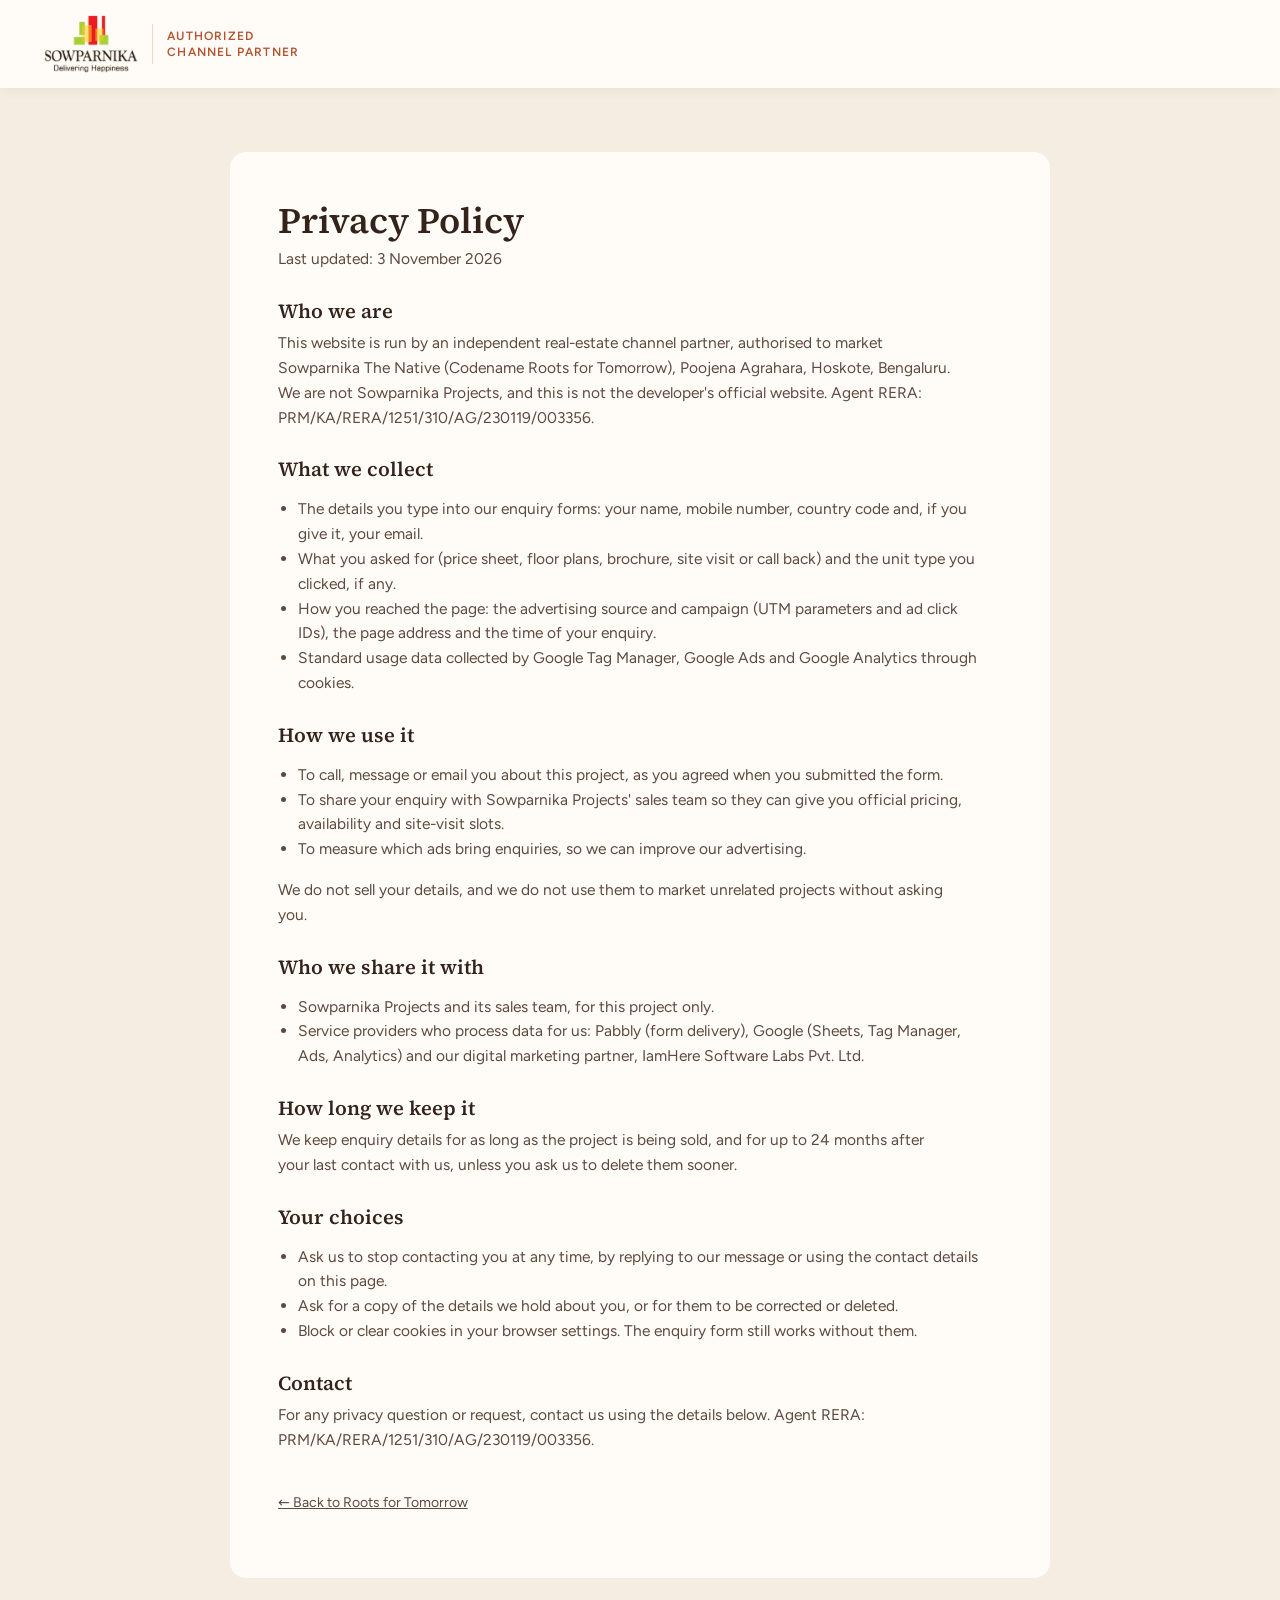
<file: privacy-policy.html>
<!DOCTYPE html>
<html lang="en-IN">
<head>
<!-- Google Tag Manager -->
<script async src="https://www.googletagmanager.com/gtm.js?id=GTM-KXQV6FQL"></script>
<script>
  window.dataLayer = window.dataLayer || [];
  function gtag(){dataLayer.push(arguments);}
  gtag('js', new Date());
  dataLayer.push({'gtm.start': new Date().getTime(), event: 'gtm.js'});
</script>
<!-- End Google Tag Manager -->
<meta charset="utf-8">
<meta name="viewport" content="width=device-width, initial-scale=1, viewport-fit=cover">
<title>Privacy Policy | Roots for Tomorrow</title>
<meta name="robots" content="noindex, follow">
<link rel="icon" href="favicon.ico?v=2" sizes="any">
<link rel="icon" href="assets/img/favicon-32.png?v=2" type="image/png" sizes="32x32">
<link rel="apple-touch-icon" href="assets/img/apple-touch-icon.png?v=2">
<link rel="preconnect" href="https://www.googletagmanager.com">
<link rel="stylesheet" href="assets/css/fonts.css">
<link rel="stylesheet" href="assets/css/styles.css">
<link rel="stylesheet" href="assets/css/brand.css">
<script src="assets/js/config.js"></script>
<style>
  .pp { background: var(--band); padding-block: clamp(32px, 5vw, 64px); }
  .pp-card { background: var(--white); border-radius: 16px; max-width: 820px; margin: 0 auto; padding: clamp(24px, 4vw, 48px); }
  .pp-card h1 { font-family: var(--serif); font-size: clamp(28px, 3vw, 36px); font-weight: 600; margin-bottom: 6px; }
  .pp-card h2 { font-family: var(--serif); font-size: 20px; font-weight: 600; margin: 28px 0 8px; }
  .pp-card p, .pp-card li { color: var(--grey-2); font-size: 15.5px; max-width: 68ch; }
  .pp-card ul { padding-left: 20px; }
  .pp-meta { color: var(--grey); font-size: 13.5px; }
</style>
</head>
<body>
<header class="site-header" id="top">
  <div class="wrap header-inner">
    <a class="brand brand-cp" href="index.html" aria-label="Sowparnika, authorized channel partner. Back to the main page"><img src="assets/img/sowparnika-logo-224.webp" width="224" height="138" alt="Sowparnika" decoding="async"><span class="cp-div" aria-hidden="true"></span><span class="cp-label">Authorized<br>Channel Partner</span></a>
  </div>
</header>

<main class="pp">
  <div class="wrap">
    <article class="pp-card">
      <h1>Privacy Policy</h1>
      <p class="pp-meta">Last updated: 3 November 2026</p>

      <h2>Who we are</h2>
      <p>This website is run by <span class="js-partner-name">an independent real-estate channel partner</span>, authorised to market Sowparnika The Native (Codename Roots for Tomorrow), Poojena Agrahara, Hoskote, Bengaluru. We are not Sowparnika Projects, and this is not the developer's official website.<span class="js-pp-contact"></span></p>

      <h2>What we collect</h2>
      <ul>
        <li>The details you type into our enquiry forms: your name, mobile number, country code and, if you give it, your email.</li>
        <li>What you asked for (price sheet, floor plans, brochure, site visit or call back) and the unit type you clicked, if any.</li>
        <li>How you reached the page: the advertising source and campaign (UTM parameters and ad click IDs), the page address and the time of your enquiry.</li>
        <li>Standard usage data collected by Google Tag Manager, Google Ads and Google Analytics through cookies.</li>
      </ul>

      <h2>How we use it</h2>
      <ul>
        <li>To call, message or email you about this project, as you agreed when you submitted the form.</li>
        <li>To share your enquiry with Sowparnika Projects' sales team so they can give you official pricing, availability and site-visit slots.</li>
        <li>To measure which ads bring enquiries, so we can improve our advertising.</li>
      </ul>
      <p>We do not sell your details, and we do not use them to market unrelated projects without asking you.</p>

      <h2>Who we share it with</h2>
      <ul>
        <li>Sowparnika Projects and its sales team, for this project only.</li>
        <li>Service providers who process data for us: Pabbly (form delivery), Google (Sheets, Tag Manager, Ads, Analytics) and our digital marketing partner, IamHere Software Labs Pvt. Ltd.</li>
      </ul>

      <h2>How long we keep it</h2>
      <p>We keep enquiry details for as long as the project is being sold, and for up to 24 months after your last contact with us, unless you ask us to delete them sooner.</p>

      <h2>Your choices</h2>
      <ul>
        <li>Ask us to stop contacting you at any time, by replying to our message or using the contact details on this page.</li>
        <li>Ask for a copy of the details we hold about you, or for them to be corrected or deleted.</li>
        <li>Block or clear cookies in your browser settings. The enquiry form still works without them.</li>
      </ul>

      <h2>Contact</h2>
      <p>For any privacy question or request, contact us using the details below.<span class="js-pp-contact2"></span></p>
      <p><a class="ty-back" href="index.html">← Back to Roots for Tomorrow</a></p>
    </article>
  </div>
</main>
<script>
(function () {
  var C = window.SS_CONFIG || {};
  if (C.partnerName) {
    document.querySelectorAll(".js-partner-name").forEach(function (s) { s.textContent = C.partnerName; });
    document.querySelectorAll(".js-partner-inline").forEach(function (s) { s.textContent = ", " + C.partnerName; });
  }
  var bits = [];
  if (C.agentRera) bits.push("Agent RERA: " + C.agentRera);
  if (C.partnerAddress) bits.push("Office: " + C.partnerAddress);
  if (C.phoneDisplay) bits.push("Phone: +91 " + C.phoneDisplay);
  if (C.partnerEmail) bits.push("Email: " + C.partnerEmail);
  var txt = bits.length ? " " + bits.join(" · ") + "." : "";
  document.querySelectorAll(".js-pp-contact, .js-pp-contact2").forEach(function (s) { s.textContent = txt; });
})();
</script>
</body>
</html>
</file>
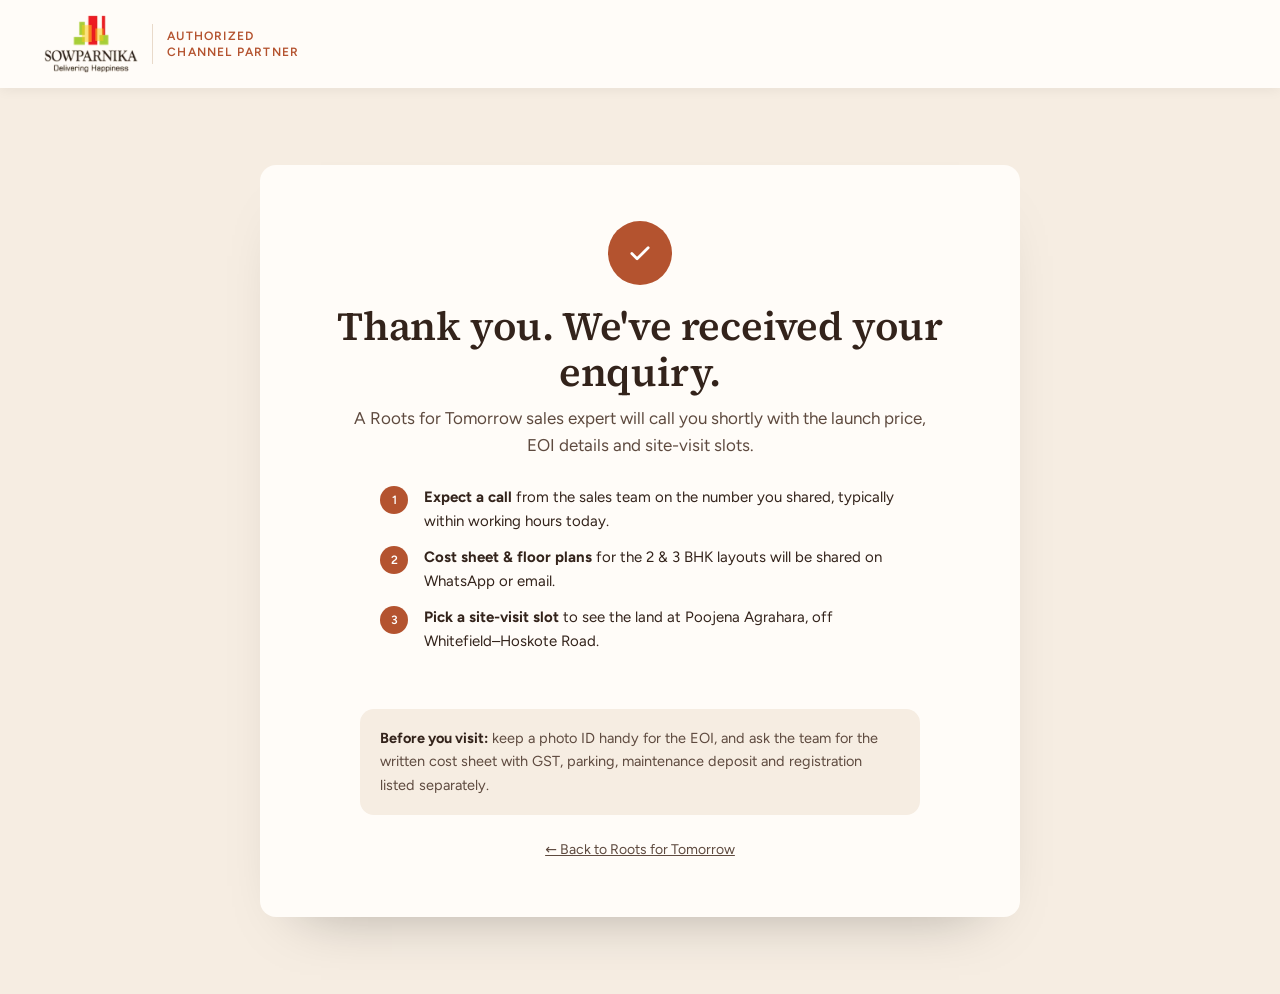
<file: thank-you.html>
<!DOCTYPE html>
<html lang="en-IN">
<head>
<!-- Google Tag Manager -->
<script async src="https://www.googletagmanager.com/gtm.js?id=GTM-KXQV6FQL"></script>
<script>
  window.dataLayer = window.dataLayer || [];
  function gtag(){dataLayer.push(arguments);}
  gtag('js', new Date());
  dataLayer.push({'gtm.start': new Date().getTime(), event: 'gtm.js'});
</script>
<!-- End Google Tag Manager -->
<meta charset="utf-8">
<meta name="viewport" content="width=device-width, initial-scale=1, viewport-fit=cover">
<title>Thank You | Roots for Tomorrow</title>
<meta name="robots" content="noindex, nofollow">
<link rel="icon" href="favicon.ico?v=2" sizes="any">
<link rel="icon" href="assets/img/favicon-32.png?v=2" type="image/png" sizes="32x32">
<link rel="icon" href="assets/img/favicon-512.png?v=2" type="image/png" sizes="512x512">
<link rel="apple-touch-icon" href="assets/img/apple-touch-icon.png?v=2">
<link rel="preconnect" href="https://www.googletagmanager.com">
<link rel="stylesheet" href="assets/css/fonts.css">
<link rel="stylesheet" href="assets/css/styles.css">
<link rel="stylesheet" href="assets/css/brand.css">
<script src="assets/js/config.js"></script>
<script>
  window.dataLayer = window.dataLayer || [];
  // Fire the conversion event only once per real enquiry: the form leaves a one-time lead_id in this tab.
  (function () {
    var id = null;
    try { id = sessionStorage.getItem("rft_ty"); sessionStorage.removeItem("rft_ty"); } catch (e) {}
    window.dataLayer.push(id
      ? { event: "lead_thank_you", project: "Roots for Tomorrow", lead_id: id }
      : { event: "thank_you_revisit", project: "Roots for Tomorrow" });
  })();
  (function (id) {
    if (!id) return;
    (function(w,d,s,l,i){w[l]=w[l]||[];w[l].push({'gtm.start':new Date().getTime(),event:'gtm.js'});var f=d.getElementsByTagName(s)[0],j=d.createElement(s),dl=l!='dataLayer'?'&l='+l:'';j.async=true;j.src='https://www.googletagmanager.com/gtm.js?id='+i+dl;f.parentNode.insertBefore(j,f);})(window,document,'script','dataLayer',id);
  })(window.SS_CONFIG && window.SS_CONFIG.gtmId);
</script>
</head>
<body>
<svg class="sprite" width="0" height="0" aria-hidden="true" focusable="false">
  <symbol id="i-phone" viewBox="0 0 24 24"><path fill="currentColor" d="M6.6 10.8a15.1 15.1 0 0 0 6.6 6.6l2.2-2.2c.3-.3.7-.4 1-.2 1.1.4 2.3.6 3.6.6.6 0 1 .4 1 1V20c0 .6-.4 1-1 1A17 17 0 0 1 3 4c0-.6.4-1 1-1h3.5c.6 0 1 .4 1 1 0 1.3.2 2.5.6 3.6.1.3 0 .7-.2 1z"/></symbol>
  <symbol id="i-wa" viewBox="0 0 24 24"><path fill="currentColor" d="M12 2a10 10 0 0 0-8.6 15.1L2 22l5-1.3A10 10 0 1 0 12 2zm0 18.2c-1.6 0-3.1-.4-4.4-1.2l-.3-.2-3 .8.8-2.9-.2-.3A8.2 8.2 0 1 1 12 20.2z"/></symbol>
</svg>

<header class="site-header" id="top">
  <div class="wrap header-inner">
<a class="brand brand-cp" href="index.html" aria-label="Sowparnika, authorized channel partner. Back to the main page"><img src="assets/img/sowparnika-logo-224.webp" width="224" height="138" alt="Sowparnika" decoding="async"><span class="cp-div" aria-hidden="true"></span><span class="cp-label">Authorized<br>Channel Partner</span></a>
    <a class="phone-pill js-phone" href="#" aria-label="Call sales">
      <span class="flag" aria-hidden="true"><i></i><i></i><i></i></span>
      <span>+91 <span class="js-phone-text"></span></span>
    </a>
  </div>
</header>

<main class="ty">
  <div class="wrap">
    <section class="ty-card" aria-labelledby="ty-title">
      <div class="ty-tick" aria-hidden="true"><svg viewBox="0 0 24 24" width="28" height="28"><path fill="none" stroke="currentColor" stroke-width="2.4" stroke-linecap="round" stroke-linejoin="round" d="M5 12.5l4.5 4.5L19 7.5"/></svg></div>
      <h1 id="ty-title" class="display center">Thank you. We've received your enquiry.</h1>
      <p class="ty-lede">A Roots for Tomorrow sales expert will call you shortly with the launch price, EOI details and site-visit slots.</p>
      <ol class="ty-steps">
        <li><span class="no">1</span><span><strong>Expect a call</strong> from the sales team on the number you shared, typically within working hours today.</span></li>
        <li><span class="no">2</span><span><strong>Cost sheet &amp; floor plans</strong> for the 2 &amp; 3 BHK layouts will be shared on WhatsApp or email.</span></li>
        <li><span class="no">3</span><span><strong>Pick a site-visit slot</strong> to see the land at Poojena Agrahara, off Whitefield–Hoskote Road.</span></li>
      </ol>
      <div class="ty-actions">
        <a class="btn js-phone" href="#"><svg aria-hidden="true" width="16" height="16"><use href="#i-phone"/></svg>&nbsp;Call Sales Now</a>
        <a class="btn-outline js-whatsapp" href="#" target="_blank" rel="noopener" hidden><svg aria-hidden="true" width="16" height="16"><use href="#i-wa"/></svg>&nbsp;Chat on WhatsApp</a>
      </div>
      <p class="ty-note"><strong>Before you visit:</strong> keep a photo ID handy for the EOI, and ask the team for the written cost sheet with GST, parking, maintenance deposit and registration listed separately.</p>
      <a class="ty-back" href="index.html">← Back to Roots for Tomorrow</a>
    </section>
  </div>
</main>

<script>
(function () {
  var CFG = window.SS_CONFIG || {};
  document.querySelectorAll(".js-phone").forEach(function (a) { if (CFG.phoneE164) a.href = "tel:" + CFG.phoneE164; else a.hidden = true; });
  if (CFG.phoneDisplay) document.querySelectorAll(".js-phone-text").forEach(function (s) { s.textContent = String(CFG.phoneDisplay); });
  if (CFG.whatsappNumber) {
    var href = "https://wa.me/" + String(CFG.whatsappNumber).replace(/\D/g, "") + "?text=" + encodeURIComponent(CFG.whatsappMessage || "");
    document.querySelectorAll(".js-whatsapp").forEach(function (a) { a.href = href; a.hidden = false; });
  }
})();
</script>
</body>
</html>
</file>
<file: assets/css/fonts.css>
/* Self-hosted fonts (Fontsource, OFL): latin + latin-ext only */
@font-face{font-family:'Figtree';font-style:normal;font-display:swap;font-weight:300;src:url(../fonts/figtree-latin-ext-300-normal.woff2) format('woff2');unicode-range:U+0100-02BA,U+02BD-02C5,U+02C7-02CC,U+02CE-02D7,U+02DD-02FF,U+0304,U+0308,U+0329,U+1D00-1DBF,U+1E00-1E9F,U+1EF2-1EFF,U+2020,U+20A0-20AB,U+20AD-20C0,U+2113,U+2C60-2C7F,U+A720-A7FF}
@font-face{font-family:'Figtree';font-style:normal;font-display:swap;font-weight:300;src:url(../fonts/figtree-latin-300-normal.woff2) format('woff2');unicode-range:U+0000-00FF,U+0131,U+0152-0153,U+02BB-02BC,U+02C6,U+02DA,U+02DC,U+0304,U+0308,U+0329,U+2000-206F,U+20AC,U+2122,U+2191,U+2193,U+2212,U+2215,U+FEFF,U+FFFD}
@font-face{font-family:'Figtree';font-style:normal;font-display:swap;font-weight:400;src:url(../fonts/figtree-latin-ext-400-normal.woff2) format('woff2');unicode-range:U+0100-02BA,U+02BD-02C5,U+02C7-02CC,U+02CE-02D7,U+02DD-02FF,U+0304,U+0308,U+0329,U+1D00-1DBF,U+1E00-1E9F,U+1EF2-1EFF,U+2020,U+20A0-20AB,U+20AD-20C0,U+2113,U+2C60-2C7F,U+A720-A7FF}
@font-face{font-family:'Figtree';font-style:normal;font-display:swap;font-weight:400;src:url(../fonts/figtree-latin-400-normal.woff2) format('woff2');unicode-range:U+0000-00FF,U+0131,U+0152-0153,U+02BB-02BC,U+02C6,U+02DA,U+02DC,U+0304,U+0308,U+0329,U+2000-206F,U+20AC,U+2122,U+2191,U+2193,U+2212,U+2215,U+FEFF,U+FFFD}
@font-face{font-family:'Figtree';font-style:normal;font-display:swap;font-weight:500;src:url(../fonts/figtree-latin-ext-500-normal.woff2) format('woff2');unicode-range:U+0100-02BA,U+02BD-02C5,U+02C7-02CC,U+02CE-02D7,U+02DD-02FF,U+0304,U+0308,U+0329,U+1D00-1DBF,U+1E00-1E9F,U+1EF2-1EFF,U+2020,U+20A0-20AB,U+20AD-20C0,U+2113,U+2C60-2C7F,U+A720-A7FF}
@font-face{font-family:'Figtree';font-style:normal;font-display:swap;font-weight:500;src:url(../fonts/figtree-latin-500-normal.woff2) format('woff2');unicode-range:U+0000-00FF,U+0131,U+0152-0153,U+02BB-02BC,U+02C6,U+02DA,U+02DC,U+0304,U+0308,U+0329,U+2000-206F,U+20AC,U+2122,U+2191,U+2193,U+2212,U+2215,U+FEFF,U+FFFD}
@font-face{font-family:'Figtree';font-style:normal;font-display:swap;font-weight:600;src:url(../fonts/figtree-latin-ext-600-normal.woff2) format('woff2');unicode-range:U+0100-02BA,U+02BD-02C5,U+02C7-02CC,U+02CE-02D7,U+02DD-02FF,U+0304,U+0308,U+0329,U+1D00-1DBF,U+1E00-1E9F,U+1EF2-1EFF,U+2020,U+20A0-20AB,U+20AD-20C0,U+2113,U+2C60-2C7F,U+A720-A7FF}
@font-face{font-family:'Figtree';font-style:normal;font-display:swap;font-weight:600;src:url(../fonts/figtree-latin-600-normal.woff2) format('woff2');unicode-range:U+0000-00FF,U+0131,U+0152-0153,U+02BB-02BC,U+02C6,U+02DA,U+02DC,U+0304,U+0308,U+0329,U+2000-206F,U+20AC,U+2122,U+2191,U+2193,U+2212,U+2215,U+FEFF,U+FFFD}
@font-face{font-family:'Figtree';font-style:normal;font-display:swap;font-weight:700;src:url(../fonts/figtree-latin-ext-700-normal.woff2) format('woff2');unicode-range:U+0100-02BA,U+02BD-02C5,U+02C7-02CC,U+02CE-02D7,U+02DD-02FF,U+0304,U+0308,U+0329,U+1D00-1DBF,U+1E00-1E9F,U+1EF2-1EFF,U+2020,U+20A0-20AB,U+20AD-20C0,U+2113,U+2C60-2C7F,U+A720-A7FF}
@font-face{font-family:'Figtree';font-style:normal;font-display:swap;font-weight:700;src:url(../fonts/figtree-latin-700-normal.woff2) format('woff2');unicode-range:U+0000-00FF,U+0131,U+0152-0153,U+02BB-02BC,U+02C6,U+02DA,U+02DC,U+0304,U+0308,U+0329,U+2000-206F,U+20AC,U+2122,U+2191,U+2193,U+2212,U+2215,U+FEFF,U+FFFD}
@font-face{font-family:'Cinzel';font-style:normal;font-display:swap;font-weight:500;src:url(../fonts/cinzel-latin-ext-500-normal.woff2) format('woff2');unicode-range:U+0100-02BA,U+02BD-02C5,U+02C7-02CC,U+02CE-02D7,U+02DD-02FF,U+0304,U+0308,U+0329,U+1D00-1DBF,U+1E00-1E9F,U+1EF2-1EFF,U+2020,U+20A0-20AB,U+20AD-20C0,U+2113,U+2C60-2C7F,U+A720-A7FF}
@font-face{font-family:'Cinzel';font-style:normal;font-display:swap;font-weight:500;src:url(../fonts/cinzel-latin-500-normal.woff2) format('woff2');unicode-range:U+0000-00FF,U+0131,U+0152-0153,U+02BB-02BC,U+02C6,U+02DA,U+02DC,U+0304,U+0308,U+0329,U+2000-206F,U+20AC,U+2122,U+2191,U+2193,U+2212,U+2215,U+FEFF,U+FFFD}
@font-face{font-family:'Cinzel';font-style:normal;font-display:swap;font-weight:600;src:url(../fonts/cinzel-latin-ext-600-normal.woff2) format('woff2');unicode-range:U+0100-02BA,U+02BD-02C5,U+02C7-02CC,U+02CE-02D7,U+02DD-02FF,U+0304,U+0308,U+0329,U+1D00-1DBF,U+1E00-1E9F,U+1EF2-1EFF,U+2020,U+20A0-20AB,U+20AD-20C0,U+2113,U+2C60-2C7F,U+A720-A7FF}
@font-face{font-family:'Cinzel';font-style:normal;font-display:swap;font-weight:600;src:url(../fonts/cinzel-latin-600-normal.woff2) format('woff2');unicode-range:U+0000-00FF,U+0131,U+0152-0153,U+02BB-02BC,U+02C6,U+02DA,U+02DC,U+0304,U+0308,U+0329,U+2000-206F,U+20AC,U+2122,U+2191,U+2193,U+2212,U+2215,U+FEFF,U+FFFD}
@font-face{font-family:'Cinzel';font-style:normal;font-display:swap;font-weight:700;src:url(../fonts/cinzel-latin-ext-700-normal.woff2) format('woff2');unicode-range:U+0100-02BA,U+02BD-02C5,U+02C7-02CC,U+02CE-02D7,U+02DD-02FF,U+0304,U+0308,U+0329,U+1D00-1DBF,U+1E00-1E9F,U+1EF2-1EFF,U+2020,U+20A0-20AB,U+20AD-20C0,U+2113,U+2C60-2C7F,U+A720-A7FF}
@font-face{font-family:'Cinzel';font-style:normal;font-display:swap;font-weight:700;src:url(../fonts/cinzel-latin-700-normal.woff2) format('woff2');unicode-range:U+0000-00FF,U+0131,U+0152-0153,U+02BB-02BC,U+02C6,U+02DA,U+02DC,U+0304,U+0308,U+0329,U+2000-206F,U+20AC,U+2122,U+2191,U+2193,U+2212,U+2215,U+FEFF,U+FFFD}
@font-face{font-family:'Source Serif 4';font-style:normal;font-display:swap;font-weight:400;src:url(../fonts/source-serif-4-latin-ext-400-normal.woff2) format('woff2');unicode-range:U+0100-02BA,U+02BD-02C5,U+02C7-02CC,U+02CE-02D7,U+02DD-02FF,U+0304,U+0308,U+0329,U+1D00-1DBF,U+1E00-1E9F,U+1EF2-1EFF,U+2020,U+20A0-20AB,U+20AD-20C4,U+2113,U+2C60-2C7F,U+A720-A7FF}
@font-face{font-family:'Source Serif 4';font-style:normal;font-display:swap;font-weight:400;src:url(../fonts/source-serif-4-latin-400-normal.woff2) format('woff2');unicode-range:U+0000-00FF,U+0131,U+0152-0153,U+02BB-02BC,U+02C6,U+02DA,U+02DC,U+0304,U+0308,U+0329,U+2000-206F,U+20AC,U+2122,U+2191,U+2193,U+2212,U+2215,U+FEFF,U+FFFD}
@font-face{font-family:'Source Serif 4';font-style:normal;font-display:swap;font-weight:600;src:url(../fonts/source-serif-4-latin-ext-600-normal.woff2) format('woff2');unicode-range:U+0100-02BA,U+02BD-02C5,U+02C7-02CC,U+02CE-02D7,U+02DD-02FF,U+0304,U+0308,U+0329,U+1D00-1DBF,U+1E00-1E9F,U+1EF2-1EFF,U+2020,U+20A0-20AB,U+20AD-20C4,U+2113,U+2C60-2C7F,U+A720-A7FF}
@font-face{font-family:'Source Serif 4';font-style:normal;font-display:swap;font-weight:600;src:url(../fonts/source-serif-4-latin-600-normal.woff2) format('woff2');unicode-range:U+0000-00FF,U+0131,U+0152-0153,U+02BB-02BC,U+02C6,U+02DA,U+02DC,U+0304,U+0308,U+0329,U+2000-206F,U+20AC,U+2122,U+2191,U+2193,U+2212,U+2215,U+FEFF,U+FFFD}
@font-face{font-family:'Source Serif 4';font-style:italic;font-display:swap;font-weight:300;src:url(../fonts/source-serif-4-latin-ext-300-italic.woff2) format('woff2');unicode-range:U+0100-02BA,U+02BD-02C5,U+02C7-02CC,U+02CE-02D7,U+02DD-02FF,U+0304,U+0308,U+0329,U+1D00-1DBF,U+1E00-1E9F,U+1EF2-1EFF,U+2020,U+20A0-20AB,U+20AD-20C4,U+2113,U+2C60-2C7F,U+A720-A7FF}
@font-face{font-family:'Source Serif 4';font-style:italic;font-display:swap;font-weight:300;src:url(../fonts/source-serif-4-latin-300-italic.woff2) format('woff2');unicode-range:U+0000-00FF,U+0131,U+0152-0153,U+02BB-02BC,U+02C6,U+02DA,U+02DC,U+0304,U+0308,U+0329,U+2000-206F,U+20AC,U+2122,U+2191,U+2193,U+2212,U+2215,U+FEFF,U+FFFD}
@font-face{font-family:'Source Serif 4';font-style:italic;font-display:swap;font-weight:400;src:url(../fonts/source-serif-4-latin-ext-400-italic.woff2) format('woff2');unicode-range:U+0100-02BA,U+02BD-02C5,U+02C7-02CC,U+02CE-02D7,U+02DD-02FF,U+0304,U+0308,U+0329,U+1D00-1DBF,U+1E00-1E9F,U+1EF2-1EFF,U+2020,U+20A0-20AB,U+20AD-20C4,U+2113,U+2C60-2C7F,U+A720-A7FF}
@font-face{font-family:'Source Serif 4';font-style:italic;font-display:swap;font-weight:400;src:url(../fonts/source-serif-4-latin-400-italic.woff2) format('woff2');unicode-range:U+0000-00FF,U+0131,U+0152-0153,U+02BB-02BC,U+02C6,U+02DA,U+02DC,U+0304,U+0308,U+0329,U+2000-206F,U+20AC,U+2122,U+2191,U+2193,U+2212,U+2215,U+FEFF,U+FFFD}
</file>
<file: assets/css/styles.css>
/* Assetz Niwa & Neo — landing page styles.
   Format, fonts and colours follow the Sobha Sanctuary (dubai-sales-team.com) template:
   serif display headings (Chronicle Display → Source Serif 4), grotesque body (Ringside → Figtree),
   text #212529, grey #999, beige accent #c7a386, navy badge #064a69, dark pill buttons #222, #f9f9f9 bands. */
:root {
  --ink: #212529;
  --grey: #999999;
  --grey-2: #555960;
  --beige: #b9684e;            /* terracotta accent */
  --beige-soft: rgba(185, 104, 78, .32);
  --beige-faint: rgba(185, 104, 78, .18);
  --navy: #064a69;
  --dark: #222222;
  --band: #f9f9f9;
  --band-2: #f8f7f7;
  --white: #ffffff;
  --line: #e6e6e6;
  --serif: "Source Serif 4", "Chronicle Display", Georgia, "Times New Roman", serif;
  --sans: "Figtree", "Ringside", system-ui, -apple-system, "Segoe UI", sans-serif;
  --wrap: 1296px;
  --gutter: clamp(16px, 4vw, 44px);
  --header-h: 76px;
  --radius: 14px;
  --pill: 50px;
  color-scheme: light;
}
*, *::before, *::after { box-sizing: border-box; }
[hidden] { display: none !important; }
html { scroll-behavior: smooth; scroll-padding-top: calc(var(--header-h) + 12px); -webkit-text-size-adjust: 100%; font-synthesis-weight: none; }
body { margin: 0; font-family: var(--sans); font-weight: 400; font-size: 16px; line-height: 1.6; color: var(--ink); background: var(--white); overflow-x: hidden; }
img { max-width: 100%; height: auto; display: block; }
a { color: inherit; }
button { font: inherit; color: inherit; cursor: pointer; }
h1, h2, h3 { margin: 0; font-weight: 500; line-height: 1.15; }
p { margin: 0 0 1em; }
.sprite { position: absolute; width: 0; height: 0; overflow: hidden; }
.sr-only { position: absolute; width: 1px; height: 1px; overflow: hidden; clip: rect(0 0 0 0); }
.skip { position: absolute; left: -999px; top: 8px; background: var(--white); padding: 8px 14px; z-index: 100; }
.skip:focus { left: 8px; }
a:focus-visible, button:focus-visible, [tabindex]:focus-visible { outline: 2px solid var(--beige); outline-offset: 3px; }
.wrap { width: 100%; max-width: var(--wrap); margin: 0 auto; padding: 0 var(--gutter); }
.center { text-align: center; }
.section { padding: clamp(48px, 6vw, 80px) 0; }
.display { font-family: var(--serif); font-weight: 600; font-size: clamp(32px, 3.4vw, 40px); line-height: 1.15; color: var(--ink); margin-bottom: clamp(26px, 3.5vw, 40px); }
.fineprint { font-size: 12.5px; color: var(--grey); margin-top: 18px; line-height: 1.6; }

/* ---------- buttons (Sobha: dark pill, 12px, letter-spaced caps; outline pill 14px) ---------- */
.btn { white-space: nowrap; display: inline-flex; align-items: center; justify-content: center; gap: 8px; min-height: 42px; padding: 0 22px; border: 1px solid var(--dark); border-radius: var(--pill); background: var(--dark); color: #fff; font-size: 12px; font-weight: 500; letter-spacing: 1px; text-transform: uppercase; text-decoration: none; transition: background-color .2s, transform .2s, box-shadow .2s; }
.btn:hover { background: #000; transform: translateY(-1px); box-shadow: 0 10px 20px -12px rgba(0,0,0,.5); }
.btn[disabled] { opacity: .65; cursor: progress; }
.btn-outline { display: inline-flex; align-items: center; justify-content: center; min-height: 46px; padding: 0 26px; border: 1px solid #000; border-radius: var(--pill); background: transparent; color: #000; font-size: 14px; font-weight: 400; letter-spacing: 1px; text-transform: uppercase; transition: background-color .2s, color .2s; }
.btn-outline:hover { background: var(--dark); color: #fff; border-color: var(--dark); }

/* ---------- header (white, logo left, phone pill right) ---------- */
.site-header { position: sticky; top: 0; z-index: 40; background: var(--white); box-shadow: 0 2px 12px rgba(0,0,0,.06); }
.header-inner { height: var(--header-h); display: flex; align-items: center; justify-content: space-between; gap: 16px; }
.brand { display: inline-flex; align-items: center; min-height: 44px; }
.brand img { height: 38px; width: auto; max-width: none; }
.phone-pill { display: inline-flex; align-items: center; gap: 10px; min-height: 44px; padding: 0 18px; border: 1px solid var(--ink); border-radius: var(--pill); font-size: 16px; font-weight: 500; text-decoration: none; letter-spacing: .01em; transition: background-color .2s, color .2s; }
.phone-pill:hover { background: var(--dark); color: #fff; border-color: var(--dark); }
.flag { display: inline-flex; flex-direction: column; width: 22px; height: 15px; border-radius: 2px; overflow: hidden; box-shadow: 0 0 0 1px rgba(0,0,0,.08); }
.flag i { flex: 1; display: block; }
.flag i:nth-child(1) { background: #ff9933; } .flag i:nth-child(2) { background: #fff; } .flag i:nth-child(3) { background: #138808; }
@media (max-width: 480px) { .brand img { height: 30px; } .phone-pill { font-size: 14px; padding: 0 12px; } }

/* ---------- banner ---------- */
.banner { background: var(--dark); }
.banner > img { width: 100%; height: clamp(260px, 56vw, 720px); object-fit: cover; object-position: 50% 42%; }

/* ---------- intro + key facts ---------- */
.intro-band { background: var(--white); padding: clamp(32px, 4.5vw, 56px) 0 clamp(28px, 4vw, 48px); border-bottom: 1px solid var(--line); }
.intro-top { display: grid; gap: 22px; align-items: center; justify-items: center; text-align: center; }
.intro-logo img { width: 190px; height: auto; }
.intro-text h1 { font-family: var(--sans); font-weight: 500; font-size: clamp(22px, 2.2vw, 26px); line-height: 1.3; color: var(--ink); }
.intro-text h1 em { font-family: var(--serif); font-style: italic; font-weight: 300; font-size: 1.08em; color: var(--ink); }
.intro-price { margin: 12px 0 0; font-size: clamp(15px, 1.4vw, 18px); font-weight: 500; color: var(--beige); }
.intro-price i { font-style: normal; margin: 0 8px; color: #e3c3b7; }
@media (min-width: 900px) {
  .intro-top { grid-template-columns: auto auto 1fr; gap: 0; text-align: left; justify-items: stretch; }
  .intro-top::before { content: ""; grid-column: 2; grid-row: 1; width: 1px; height: 110px; background: var(--line); margin: 0 48px; }
  .intro-logo { grid-column: 1; grid-row: 1; justify-self: center; }
  .intro-text { grid-column: 3; grid-row: 1; }
}
.kf-grid { list-style: none; margin: clamp(28px, 4vw, 44px) 0 0; padding: 0; display: grid; grid-template-columns: repeat(2, minmax(0, 1fr)); gap: 22px 16px; }
.kf-grid li { display: flex; align-items: center; gap: 12px; min-width: 0; }
.kf-grid svg { flex: 0 0 auto; width: 36px; height: 36px; color: var(--grey-2); }
.kf-grid strong { display: block; font-weight: 500; font-size: 16px; line-height: 1.25; color: var(--beige); }
.kf-grid span { display: block; margin-top: 2px; font-size: 13.5px; color: var(--ink); }
@media (min-width: 900px) {
  .kf-grid { grid-template-columns: repeat(4, 1fr); gap: 26px 28px; }
  .kf-grid svg { width: 44px; height: 44px; }
  .kf-grid strong { font-size: 20px; }
  .kf-grid span { font-size: 15px; }
}

/* ---------- highlights (beige gradient pills, radius 28px) ---------- */
.highlights { background: var(--band); }
.hl-grid { list-style: none; margin: 0; padding: 0; display: grid; grid-template-columns: 1fr; gap: 16px; }
.hl-grid li { display: flex; align-items: center; gap: 18px; min-height: 90px; padding: 18px 24px; border-radius: 28px; background: linear-gradient(90deg, var(--beige-soft) 0%, var(--beige-faint) 41%, rgba(185,104,78,0) 100%); }
.hl-grid svg { flex: 0 0 auto; width: 50px; height: 50px; color: var(--beige); }
.hl-grid p { margin: 0; font-size: 16px; line-height: 1.35; color: var(--ink); }
.hl-grid strong { font-weight: 600; }
.hl-grid em { font-family: var(--serif); font-style: italic; font-weight: 400; font-size: 1.04em; }
@media (min-width: 700px) { .hl-grid { grid-template-columns: repeat(2, 1fr); gap: 20px 24px; } }
@media (min-width: 1100px) { .hl-grid { grid-template-columns: repeat(3, 1fr); gap: 22px 32px; } }

/* ---------- unit cards ---------- */
.units { background: var(--white); }
.unit-grid { display: grid; grid-template-columns: 1fr; gap: 24px; }
.unit-card { background: var(--band); border-radius: var(--radius); overflow: hidden; display: flex; flex-direction: column; }
.unit-media { position: relative; aspect-ratio: 4 / 3; background: var(--dark); }
.unit-media img { width: 100%; height: 100%; object-fit: cover; }
.unit-media::after { content: ""; position: absolute; inset: 0; background: linear-gradient(0deg, rgba(0,0,0,.72) 0%, rgba(0,0,0,.1) 55%, transparent 100%); }
.unit-badge { position: absolute; top: 14px; right: 14px; z-index: 1; background: var(--navy); color: #fff; font-size: 12px; font-weight: 500; letter-spacing: .04em; text-transform: uppercase; padding: 7px 14px; border-radius: var(--pill); }
.unit-title { position: absolute; left: 0; right: 0; bottom: 0; z-index: 1; padding: 16px 18px; color: #fff; }
.unit-title h3 { font-family: var(--serif); font-weight: 600; font-size: 20px; letter-spacing: .02em; text-transform: uppercase; }
.unit-title p { margin: 4px 0 0; font-size: 15px; font-weight: 500; }
.unit-facts { list-style: none; margin: 0; padding: 18px 18px 8px; display: grid; gap: 12px; }
.unit-facts li { display: flex; align-items: center; gap: 10px; font-size: 15px; color: var(--ink); }
.unit-facts svg { flex: 0 0 auto; color: var(--ink); }
.unit-card .btn { margin: 10px 18px 20px; align-self: flex-start; }
@media (min-width: 700px) { .unit-grid { grid-template-columns: repeat(2, 1fr); } }
@media (min-width: 1000px) { .unit-grid { grid-template-columns: repeat(3, 1fr); } }

/* ---------- gallery (3 x 2 rounded grid) ---------- */
.gallery-sec { background: var(--band); }
.g-grid { display: grid; grid-template-columns: 1fr; gap: 20px; }
.g-grid button { display: block; width: 100%; padding: 0; border: 0; border-radius: var(--radius); overflow: hidden; background: var(--dark); cursor: zoom-in; }
.g-grid img { width: 100%; aspect-ratio: 4 / 3; object-fit: cover; transition: transform .7s ease; }
.g-grid button:hover img { transform: scale(1.04); }
@media (min-width: 700px) { .g-grid { grid-template-columns: repeat(2, 1fr); } }
@media (min-width: 1000px) { .g-grid { grid-template-columns: repeat(3, 1fr); gap: 24px; } }

/* ---------- amenities (tab pills left, image right) ---------- */
.amenities { background: var(--white); }
.am-split { display: grid; gap: 28px; align-items: start; }
.am-tabs { list-style: none; margin: 0; padding: 0; display: grid; gap: 16px; }
.am-tab { display: flex; align-items: center; gap: 14px; width: 100%; min-height: 72px; padding: 0 22px; border: 1px solid var(--line); border-radius: var(--pill); background: var(--white); text-align: left; font-size: 16px; font-weight: 500; color: var(--ink); box-shadow: 0 6px 16px -12px rgba(0,0,0,.25); transition: background .25s, border-color .25s; }
.am-tab:hover { border-color: var(--beige); }
.am-tab.is-active { border-color: transparent; background: linear-gradient(90deg, var(--beige-soft) 0%, var(--beige-faint) 50%, rgba(185,104,78,0) 100%), var(--white); }
.am-ic { flex: 0 0 auto; width: 40px; height: 40px; display: grid; place-items: center; color: var(--beige); }
.am-panels { position: relative; }
.am-panel { margin: 0; }
.am-panel img { width: 100%; aspect-ratio: 4 / 3; object-fit: cover; border-radius: var(--radius); }
.am-panel figcaption { margin-top: 12px; font-size: 14.5px; color: var(--grey-2); }
@media (min-width: 900px) { .am-split { grid-template-columns: 1fr 1.25fr; gap: 40px; } .am-panel img { aspect-ratio: 4 / 3.2; } }

/* ---------- floor plans & price list ---------- */
.pricing { background: var(--band); }
.fp-grid { display: grid; grid-template-columns: 1fr; gap: 32px; }
.fp-card { min-width: 0; display: flex; flex-direction: column; }
.fp-img { position: relative; display: block; width: 100%; aspect-ratio: 16 / 9.5; padding: 0; border: 0; border-radius: var(--radius); background: #f5ece8; overflow: hidden; cursor: pointer; }
.fp-img img { width: 100%; height: 100%; object-fit: cover; object-position: 50% 40%; filter: blur(5px); opacity: .85; transform: scale(1.1); transition: filter .4s; }
.fp-img:hover img { filter: blur(3px); }
.fp-pill { position: absolute; left: 50%; top: 50%; transform: translate(-50%, -50%); background: var(--beige); color: #fff; padding: 12px 26px; border-radius: var(--pill); font-size: 14px; font-weight: 400; letter-spacing: .14em; text-transform: uppercase; white-space: nowrap; }
.fp-info { margin: 22px 0 18px; padding: 0 4px; }
.fp-info div { margin-bottom: 12px; }
.fp-info dt { font-size: 14px; letter-spacing: .04em; text-transform: uppercase; color: var(--ink); }
.fp-info dd { margin: 3px 0 0; font-size: 15px; font-weight: 600; letter-spacing: .02em; text-transform: uppercase; color: var(--ink); }
.fp-card .btn-outline { margin-top: auto; width: 100%; }
@media (min-width: 700px) { .fp-grid { grid-template-columns: repeat(2, 1fr); gap: 36px 28px; } }
@media (min-width: 1000px) { .fp-grid { grid-template-columns: repeat(3, 1fr); gap: 32px; } }

/* ---------- about developer ---------- */
.about { background: var(--white); }
.about-grid { display: grid; gap: 28px; align-items: center; }
.about-logo img { width: 220px; height: auto; }
.about-logo p { margin: 16px 0 0; font-size: 14px; color: var(--grey-2); }
.about-logo strong { color: var(--ink); font-weight: 600; }
.about-text p { font-size: 16px; color: var(--grey-2); line-height: 1.7; }
.about-text p:last-child { margin-bottom: 0; }
@media (min-width: 900px) { .about-grid { grid-template-columns: 280px 1fr; gap: 56px; } }

/* ---------- enquiry section ---------- */
.contact { background: var(--white); border-top: 1px solid var(--line); }
.contact-grid { display: grid; gap: 32px; }
.eyebrow { margin: 0 0 6px; font-size: 16px; letter-spacing: .14em; text-transform: uppercase; color: var(--grey-2); }
.contact .display { margin-bottom: 14px; }
.contact-sub { color: var(--grey-2); max-width: 44ch; }
.form-label { margin: 0 0 20px; padding-bottom: 10px; font-size: 14px; font-weight: 600; letter-spacing: .08em; text-transform: uppercase; color: var(--ink); border-bottom: 1px solid var(--line); position: relative; }
.form-label::after { content: ""; position: absolute; left: 0; bottom: -1px; width: 110px; height: 2px; background: var(--beige); }
@media (min-width: 900px) { .contact-grid { grid-template-columns: 1fr 1.1fr; gap: 64px; align-items: start; } }

/* ---------- footer ---------- */
.site-footer { background: var(--band-2); color: var(--grey-2); padding: 28px 0 calc(96px + env(safe-area-inset-bottom)); font-size: 13px; border-top: 1px solid var(--line); }
.foot-grid { display: grid; gap: 18px; align-items: start; }
.foot-mark { width: 84px; height: auto; }
.foot-partner { margin: 0 0 8px; font-size: 13.5px; color: var(--ink); }
.disclaimer { margin: 0; font-size: 12.5px; line-height: 1.6; color: var(--grey-2); }
.disclaimer strong { color: var(--ink); font-weight: 600; }
.disclaimer a { color: var(--ink); }
.foot-links { display: flex; gap: 14px; font-size: 13.5px; }
.foot-links a { color: var(--ink); text-decoration: none; }
.foot-links a:hover { text-decoration: underline; }
@media (min-width: 900px) { .foot-grid { grid-template-columns: 100px 1fr auto; gap: 24px; } .site-footer { padding-bottom: 28px; } }

/* ---------- side tab, WhatsApp float, sticky bar ---------- */
.side-tab { display: none; position: fixed; right: 0; top: 40%; z-index: 44; width: 48px; height: 160px; padding: 0; border: 0; border-radius: 10px 0 0 10px; background: var(--dark); color: #fff; transition: background-color .2s; }
.side-tab span { display: block; transform: rotate(-90deg); white-space: nowrap; font-size: 12px; font-weight: 500; letter-spacing: 2px; text-transform: uppercase; }
.side-tab:hover { background: #000; }
@media (min-width: 900px) { .side-tab { display: grid; place-items: center; } }
.wa-float { position: fixed; left: 20px; bottom: 92px; z-index: 44; width: 52px; height: 52px; border-radius: 50%; display: grid; place-items: center; background: #25d366; color: #fff; box-shadow: 0 10px 24px -8px rgba(0,0,0,.5); }
@media (min-width: 900px) { .wa-float { bottom: 28px; left: 24px; } }
.action-bar { position: fixed; z-index: 45; left: 0; right: 0; bottom: 0; display: flex; gap: 8px; padding: 10px 12px calc(10px + env(safe-area-inset-bottom)); background: rgba(34,34,34,.97); transform: translateY(110%); transition: transform .25s ease; }
.action-bar.is-visible { transform: none; }
.action-bar > * { flex: 1 1 0; min-height: 46px; display: inline-flex; align-items: center; justify-content: center; gap: 6px; border-radius: var(--pill); font-weight: 500; font-size: 13px; letter-spacing: 1px; text-transform: uppercase; text-decoration: none; }
.action-bar a { color: #fff; border: 1px solid rgba(255,255,255,.4); }
.action-bar .mb-wa { color: #fff; background: #25d366; border-color: #25d366; }
.action-bar button { flex-grow: 1.4; border: 0; background: #fff; color: var(--dark); }
@media (min-width: 900px) { .action-bar { display: none; } }

/* ---------- forms (Sobha: light bordered fields, placeholder labels, outline Submit pill) ---------- */
.form-title { font-family: var(--serif); font-weight: 600; font-size: 28px; line-height: 1.15; margin-bottom: 6px; }
.form-lede { font-size: 14px; color: var(--grey-2); margin-bottom: 18px; }
.lead-form { display: grid; gap: 14px; }
.field { margin: 0; padding: 0; border: 0; min-width: 0; }
.field legend { display: block; font-size: 13px; font-weight: 500; margin-bottom: 8px; color: var(--ink); padding: 0; }
.opt { font-weight: 400; color: var(--grey); }
.lead-form input[type=text], .lead-form input[type=tel], .lead-form input[type=email], .lead-form select { width: 100%; height: 52px; padding: 0 16px; border: 1px solid #d9d9d9; border-radius: 6px; background: #fff; font: inherit; font-size: 15px; color: var(--ink); }
.lead-form input::placeholder { color: #8a8a8a; }
.lead-form input:focus, .lead-form select:focus { outline: none; border-color: var(--beige); box-shadow: 0 0 0 3px rgba(185,104,78,.25); }
.lead-form input[aria-invalid="true"] { border-color: #b3261e; }
.phone-row { display: grid; grid-template-columns: 92px 1fr; gap: 8px; }
.phone-row select { padding: 0 10px; }
.chips { display: flex; flex-wrap: wrap; gap: 8px; }
.chips legend { width: 100%; }
.chips label { position: relative; margin: 0; }
.chips input { position: absolute; opacity: 0; inset: 0; margin: 0; cursor: pointer; }
.chips label span { display: inline-flex; align-items: center; min-height: 42px; padding: 0 16px; border: 1px solid #d9d9d9; border-radius: var(--pill); font-size: 13.5px; background: #fff; transition: background-color .15s, border-color .15s, color .15s; }
.chips label input:checked + span { background: var(--dark); color: #fff; border-color: var(--dark); }
.chips input:focus-visible + span { outline: 2px solid var(--beige); outline-offset: 2px; }
.consent { display: grid; grid-template-columns: 20px 1fr; gap: 10px; align-items: center; font-size: 12.5px; color: var(--grey-2); line-height: 1.5; min-height: 44px; }
.consent input { width: 18px; height: 18px; margin: 0; accent-color: var(--dark); }
.err { margin: 4px 0 0; font-size: 12.5px; color: #b3261e; }
.err:empty { display: none; }
.form-status { margin: 0; font-size: 13.5px; }
.form-status:empty { display: none; }
.form-status.is-error { color: #8c1d18; background: #fbeceb; padding: 10px 12px; border-radius: 6px; }
.form-status a { font-weight: 600; }
.hp { position: absolute !important; left: -9999px; width: 1px; height: 1px; overflow: hidden; }
.btn-submit { justify-self: start; min-width: 140px; }
.form-success { text-align: left; padding: 6px 0; }
.form-success h4 { font-family: var(--serif); font-size: 24px; font-weight: 600; margin: 0 0 8px; }
.form-success p { font-size: 14px; color: var(--grey-2); }
.form-success .tick { width: 44px; height: 44px; border-radius: 50%; background: var(--beige); display: grid; place-items: center; margin-bottom: 14px; color: #fff; }
.form-success .btn-dark { display: inline-flex; align-items: center; min-height: 42px; padding: 0 22px; border-radius: var(--pill); background: var(--dark); color: #fff; border: 0; font-size: 12px; letter-spacing: 1px; text-transform: uppercase; }

/* ---------- modal + lightbox ---------- */
dialog { border: 0; padding: 0; }
dialog::backdrop { background: rgba(0, 0, 0, .7); }
.modal { width: min(480px, calc(100% - 24px)); max-height: calc(100svh - 24px); border-radius: 14px; background: var(--white); color: var(--ink); overflow: auto; box-shadow: 0 40px 100px -30px rgba(0,0,0,.6); }
.modal[open] { animation: pop .3s ease; }
@keyframes pop { from { opacity: 0; transform: translateY(12px) scale(.98); } to { opacity: 1; transform: none; } }
.modal-inner { padding: 30px 26px 24px; }
.modal-logo { width: 120px; height: auto; margin: 0 auto 18px; }
.modal-inner .form-title, .modal-inner .form-lede { text-align: center; }
.assure { display: flex; align-items: center; justify-content: center; gap: 6px; margin: 14px 0 0; font-size: 12px; color: var(--grey); }
.modal .btn-submit { justify-self: stretch; width: 100%; background: var(--dark); color: #fff; border-color: var(--dark); font-size: 13px; }
.modal-close { position: absolute; top: 10px; right: 10px; width: 40px; height: 40px; border: 0; border-radius: 50%; background: rgba(0,0,0,.06); color: var(--ink); display: grid; place-items: center; z-index: 3; }
.modal-close:hover { background: rgba(0,0,0,.12); }
.lightbox { width: 100vw; height: 100svh; max-width: none; max-height: none; background: rgba(15, 15, 15, .96); color: #fff; }
.lightbox[open] { display: grid; place-items: center; }
.lightbox figure { margin: 0; max-width: min(1400px, 94vw); }
.lightbox img { max-height: 82svh; width: auto; margin: 0 auto; background: #fff; }
.lightbox figcaption { color: #cfc8c1; text-align: center; margin-top: 10px; font-size: 14px; }
.lightbox .modal-close { background: rgba(255,255,255,.12); color: #fff; }
.lb-nav { position: absolute; top: 50%; transform: translateY(-50%); width: 48px; height: 64px; background: rgba(255,255,255,.08); border: 0; color: #fff; font-size: 36px; }
.lb-prev { left: 8px; }
.lb-next { right: 8px; }
.noscript { position: fixed; bottom: 0; left: 0; right: 0; background: #f6e6df; padding: 12px; text-align: center; margin: 0; z-index: 99; }
section[id] { scroll-margin-top: calc(var(--header-h) + 8px); }
html:not(.ss-editing) [data-edit]:empty { display: none; }
.review-mode [data-review] { outline: 2px dashed #d97706; outline-offset: 4px; }
@media (prefers-reduced-motion: reduce) { html { scroll-behavior: auto; } *, *::before, *::after { transition: none !important; animation: none !important; } }
.unit-media { overflow: hidden; }
.unit-media img { position: absolute; inset: 0; }
.unit-media img[height="3845"] { object-position: 50% 70%; }
#am-relax img { object-position: 50% 78%; }
/* Section order: Highlights (grey) → Floor plans (white) → Gallery (grey) → Amenities (white) → Location */
.pricing { background: var(--white); }

/* ---------- location (assetzproperty.com/niwaandneo: category tabs + numbered map + landmark lists) ---------- */
.location { background: var(--band); color: var(--ink); }
.loc-intro { max-width: 760px; margin: -8px auto 30px; text-align: center; color: var(--grey-2); font-size: 16px; }
.loc-tabs { list-style: none; margin: 0 0 28px; padding: 0; display: grid; grid-template-columns: repeat(3, 1fr); gap: 10px; }
.loc-tab { width: 100%; min-height: 64px; display: flex; flex-direction: column; align-items: center; justify-content: center; gap: 6px; padding: 10px 8px; border: 1px solid var(--line); border-radius: var(--radius); background: var(--white); font-size: 13px; font-weight: 500; color: var(--ink); transition: background .25s, border-color .25s, color .25s; }
.loc-tab svg { color: var(--beige); }
.loc-tab:hover { border-color: var(--beige); }
.loc-tab.is-active { background: var(--dark); border-color: var(--dark); color: #fff; }
.loc-tab.is-active svg { color: #fff; }
.loc-split { display: grid; gap: 24px; align-items: start; }
.loc-map { margin: 0; }
.loc-map button { display: block; width: 100%; padding: 0; border: 1px solid var(--line); border-radius: var(--radius); background: #fff; overflow: hidden; cursor: zoom-in; }
.loc-map img { width: 100%; height: auto; }
.loc-panels { background: var(--white); border: 1px solid var(--line); border-radius: var(--radius); padding: 24px 22px; }
.loc-panel h3 { font-family: var(--serif); font-weight: 600; font-size: 24px; margin-bottom: 14px; }
.loc-items { list-style: none; margin: 0; padding: 0; }
.loc-items li { display: grid; grid-template-columns: 32px 1fr auto; align-items: center; gap: 12px; padding: 12px 0; border-top: 1px solid var(--line); font-size: 15px; }
.loc-no { width: 28px; height: 28px; border-radius: 50%; background: var(--beige); color: #fff; font-size: 12px; font-weight: 600; display: grid; place-items: center; }
.loc-name { color: var(--ink); }
.loc-time { color: var(--grey-2); white-space: nowrap; font-size: 14px; }
.location .fineprint { margin-top: 22px; }
@media (min-width: 700px) { .loc-tabs { grid-template-columns: repeat(6, 1fr); } .loc-tab { flex-direction: row; gap: 10px; min-height: 56px; font-size: 14px; } }
@media (min-width: 900px) { .loc-split { grid-template-columns: 1.15fr 1fr; gap: 32px; } .loc-panels { padding: 30px 28px; } }

/* ---------- conversion popup ---------- */
.modal { width: min(880px, calc(100% - 24px)); border-radius: 16px; overflow: hidden auto; }
.modal-grid { display: grid; grid-template-columns: 1fr; }
.modal-offer { position: relative; min-height: 190px; background: var(--dark); color: #fff; overflow: hidden; }
.modal-photo { position: absolute; inset: 0; width: 100%; height: 100%; object-fit: cover; object-position: 50% 20%; }
.modal-offer-inner { position: relative; z-index: 1; height: 100%; display: flex; flex-direction: column; justify-content: flex-end; padding: 22px 22px 20px; background: linear-gradient(180deg, rgba(10,10,10,.25) 0%, rgba(10,10,10,.6) 45%, rgba(10,10,10,.92) 100%); }
.modal-offer .modal-logo { width: 96px; margin: 0 0 12px; }
.modal-eyebrow { margin: 0 0 6px; font-size: 11px; letter-spacing: .16em; text-transform: uppercase; color: var(--beige); }
.modal-offer h3 { font-family: var(--serif); font-weight: 600; font-size: 22px; line-height: 1.2; margin-bottom: 12px; }
.modal-perks, .modal-trust { list-style: none; margin: 0; padding: 0; }
.modal-perks { display: none; gap: 8px; }
.modal-perks li { display: flex; align-items: center; gap: 10px; font-size: 14px; color: #eee8e1; }
.modal-perks svg { flex: 0 0 auto; color: var(--beige); }
.modal-trust { display: flex; gap: 18px; margin-top: 16px; padding-top: 14px; border-top: 1px solid rgba(255,255,255,.2); }
.modal-trust li { font-size: 11px; line-height: 1.3; color: #d9d4ce; }
.modal-trust strong { display: block; font-size: 16px; font-weight: 600; color: #fff; }
.modal-inner { padding: 24px 22px 20px; }
.modal-tag { margin: 0 0 6px; font-size: 11.5px; font-weight: 600; letter-spacing: .14em; text-transform: uppercase; color: var(--beige); }
.modal-inner .form-title, .modal-inner .form-lede { text-align: left; }
.modal-inner .form-title { font-size: 26px; }
.modal .btn-submit { min-height: 52px; font-size: 13px; }
.modal .assure { justify-content: flex-start; text-align: left; }
.modal .lead-form { gap: 12px; }
@media (min-width: 860px) {
  .modal-grid { grid-template-columns: 400px 1fr; min-height: 560px; }
  .modal-offer { min-height: 0; }
  .modal-offer-inner { padding: 30px 28px 26px; }
  .modal-perks { display: grid; }
  .modal-offer h3 { font-size: 26px; }
  .modal-inner { padding: 34px 32px 26px; display: flex; flex-direction: column; justify-content: center; }
  .modal-close { background: rgba(0,0,0,.06); }
}

/* ---------- thank-you page ---------- */
.ty { background: var(--band); min-height: calc(100vh - var(--header-h)); display: grid; place-items: start center; padding: clamp(40px, 6vw, 80px) 0; }
.ty-card { background: var(--white); border-radius: 16px; box-shadow: 0 30px 60px -40px rgba(0,0,0,.35); max-width: 760px; width: 100%; padding: clamp(28px, 5vw, 56px); text-align: center; }
.ty-tick { width: 64px; height: 64px; border-radius: 50%; background: var(--beige); color: #fff; display: grid; place-items: center; margin: 0 auto 18px; }
.ty-card .display { margin-bottom: 10px; }
.ty-lede { font-size: 17px; color: var(--grey-2); max-width: 52ch; margin: 0 auto 26px; }
.ty-steps { list-style: none; margin: 0 auto 30px; padding: 0; display: grid; gap: 12px; text-align: left; max-width: 520px; }
.ty-steps li { display: grid; grid-template-columns: 32px 1fr; gap: 12px; align-items: start; font-size: 15px; color: var(--ink); }
.ty-steps .no { width: 28px; height: 28px; border-radius: 50%; background: var(--dark); color: #fff; font-size: 12px; font-weight: 600; display: grid; place-items: center; margin-top: 1px; }
.ty-actions { display: flex; flex-wrap: wrap; justify-content: center; gap: 12px; margin-bottom: 8px; }
.ty-actions .btn, .ty-actions .btn-outline { min-height: 48px; }
.ty-plans { margin-top: 36px; padding-top: 28px; border-top: 1px solid var(--line); text-align: left; }
.ty-plans h2 { font-family: var(--serif); font-weight: 600; font-size: 24px; margin-bottom: 6px; text-align: center; }
.ty-plans > p { text-align: center; color: var(--grey-2); font-size: 14.5px; margin-bottom: 18px; }
.ty-grid { display: grid; grid-template-columns: 1fr; gap: 16px; }
.ty-grid figure { margin: 0; background: var(--band); border-radius: var(--radius); overflow: hidden; }
.ty-grid button { display: block; width: 100%; padding: 0; border: 0; background: #fff; cursor: zoom-in; }
.ty-grid figcaption { padding: 10px 14px 12px; font-size: 13.5px; color: var(--ink); }
.ty-grid figcaption strong { display: block; font-weight: 600; }
.ty-back { display: inline-block; margin-top: 24px; font-size: 14px; color: var(--grey-2); }
@media (min-width: 700px) { .ty-grid { grid-template-columns: repeat(3, 1fr); } }

/* side tab: vertical text via writing-mode (robust), close buttons always clickable */
.side-tab { width: 46px; height: auto; padding: 22px 0; }
.side-tab span { transform: none; writing-mode: vertical-rl; transform: rotate(180deg); display: inline-block; line-height: 1; }
.modal-close, .modal-close * { pointer-events: auto; }
.modal-close svg { pointer-events: none; }

/* ---------- hero lead form ---------- */
.hero { position: relative; isolation: isolate; }
.hero > img { height: clamp(420px, 60vw, 760px); }
.hero-shade { position: absolute; inset: 0; z-index: 0; background: linear-gradient(90deg, rgba(10,10,10,.55) 0%, rgba(10,10,10,.25) 45%, rgba(10,10,10,.15) 100%), linear-gradient(0deg, rgba(10,10,10,.5), transparent 40%); }
.hero-grid { position: relative; z-index: 1; display: grid; gap: 22px; padding-top: 28px; padding-bottom: 28px; }
.hero-copy { color: #fff; text-align: center; }
.hero-eyebrow { margin: 0 0 10px; font-size: 11.5px; letter-spacing: .2em; text-transform: uppercase; color: var(--beige); }
.hero-mark { width: clamp(150px, 20vw, 240px); height: auto; margin: 0 auto 14px; filter: drop-shadow(0 6px 18px rgba(0,0,0,.45)); }
.hero-line { margin: 0 0 6px; font-size: 15px; color: #f1ece6; }
.hero-price { margin: 0; font-family: var(--serif); font-size: 20px; font-weight: 600; color: #fff; }
.hero-form { background: var(--white); border-radius: var(--radius); padding: 22px 20px 18px; box-shadow: 0 40px 80px -30px rgba(0,0,0,.6); max-width: 440px; width: 100%; margin: 0 auto; }
.hf-tag { margin: 0 0 6px; font-size: 11px; font-weight: 600; letter-spacing: .16em; text-transform: uppercase; color: var(--beige); }
.hero-form .form-title { font-size: 24px; }
.hero-form .form-lede { margin-bottom: 14px; }
.hero-form .lead-form { gap: 12px; }
.hero-form .btn-submit { justify-self: stretch; width: 100%; background: var(--dark); color: #fff; border-color: var(--dark); min-height: 50px; font-size: 13px; }
.hero-form .assure { justify-content: flex-start; margin-top: 12px; }
.hero-form .js-form-slot { min-height: 300px; }
@media (max-width: 899px) {
  .hero { background: var(--white); }
  .hero > img { position: absolute; inset: 0; width: 100%; height: 100%; }
  .hero-shade { background: linear-gradient(180deg, rgba(10,10,10,.35) 0%, rgba(10,10,10,.7) 100%); }
  .hero-grid { padding-top: 36px; padding-bottom: 36px; }
}
@media (min-width: 900px) {
  .hero > img { position: absolute; inset: 0; width: 100%; height: 100%; }
  .hero { min-height: clamp(560px, 62vw, 720px); display: flex; align-items: center; }
  .hero-grid { grid-template-columns: minmax(0, 1fr) 420px; align-items: center; gap: 48px; padding-top: 56px; padding-bottom: 56px; width: 100%; }
  .hero-copy { text-align: left; }
  .hero-mark { margin: 0 0 16px; }
  .hero-line { font-size: 17px; }
  .hero-price { font-size: 24px; }
  .hero-form { margin: 0 0 0 auto; padding: 26px 26px 20px; }
}
/* Hero legibility: stronger left-to-right gradient plus a soft scrim behind the copy */
.hero-shade { background: linear-gradient(90deg, rgba(8,8,8,.82) 0%, rgba(8,8,8,.62) 32%, rgba(8,8,8,.3) 60%, rgba(8,8,8,.15) 100%), linear-gradient(0deg, rgba(8,8,8,.55), transparent 45%); }
.hero-copy { text-shadow: 0 2px 14px rgba(0,0,0,.55); }
.hero-line { color: #fff; font-weight: 500; }
@media (max-width: 899px) { .hero-shade { background: linear-gradient(180deg, rgba(8,8,8,.6) 0%, rgba(8,8,8,.7) 40%, rgba(8,8,8,.8) 100%); } }
/* Thank-you page: centre the card in the viewport */
.ty { display: block; }
.ty > .wrap { display: flex; justify-content: center; }
.ty-card { margin: 0 auto; }

.foot-credits { margin-top: 10px; }
</file>
<file: assets/css/brand.css>
/* Roots for Tomorrow — Sowparnika brand layer on top of the Niwa & Neo page structure (styles.css).
   Layout: same section flow as assetzknvniwaneo.in; pre-launch, so every render slot is an illustration.
   Palette follows sowparnika.com: cream ground, terracotta accent, earth-brown ink. No navy, no blue.
   Type: same pairing as the reference — Source Serif 4 for display and italic accents, Figtree for body/UI;
   Cinzel only inside the Codename seal. Single light theme by choice (developer brand).
   Scale: hero price 30 / section titles 40 / H1 26 / card titles 18 / body 16 / labels 11-12 caps. */
:root {
  --ink: #33231B;          /* earth-brown text */
  --grey: #8D7A6E;
  --grey-2: #5E4A3F;
  --beige: #B4532F;        /* Sowparnika terracotta (accent) */
  --beige-soft: rgba(180, 83, 47, .26);
  --beige-faint: rgba(180, 83, 47, .12);
  --navy: #6B4430;         /* replaced: warm brown, never navy */
  --dark: #3B2418;         /* deep brown for buttons, hero ground */
  --dark-2: #2A1910;
  --band: #F6EDE2;         /* cream band */
  --band-2: #FBF6EF;
  --white: #FFFCF8;
  --line: #E9DACA;
  --sand: #E7C7A3;
  --leaf: #7C7A48;         /* olive, used only in illustrations */
  --serif: "Source Serif 4", Georgia, "Times New Roman", serif;
  --sans: "Figtree", "Segoe UI", system-ui, -apple-system, sans-serif;
  --seal: "Cinzel", "Trajan Pro", Georgia, serif;
  color-scheme: light;
}
body { background: var(--white); color: var(--ink); font-size: 16px; }
.display { font-family: var(--serif); font-weight: 600; font-size: clamp(30px, 3.4vw, 40px); letter-spacing: -.005em; color: var(--ink); }
.btn:hover { background: var(--dark-2); }
.btn-outline { border-color: var(--ink); color: var(--ink); font-size: 13px; font-weight: 500; }
.btn-outline:hover { background: var(--beige); border-color: var(--beige); color: #fff; }
.fineprint { color: var(--grey); }

/* ---------- header: wordmark + chapter badge, nothing in between ---------- */
.site-header { top: env(safe-area-inset-top, 0px); background: var(--white); }
body::before { content: ""; position: fixed; inset: 0 0 auto; height: env(safe-area-inset-top, 0px); z-index: 60; background: var(--white); }
.wrap { padding-left: max(var(--gutter), env(safe-area-inset-left, 0px)); padding-right: max(var(--gutter), env(safe-area-inset-right, 0px)); }
.brand-lock { display: flex; align-items: center; gap: 14px; min-width: 0; }
.brand { text-decoration: none; }
.wm { font-weight: 700; font-size: 21px; letter-spacing: .2em; color: var(--beige); line-height: 1; }
.chapter { font-size: 11px; font-weight: 500; letter-spacing: .14em; text-transform: uppercase; color: var(--beige); line-height: 1.35; padding-left: 14px; border-left: 1px solid var(--beige-soft); }
.chapter b { font-weight: 700; }
.phone-pill { border-color: var(--ink); }
.phone-pill:hover { background: var(--beige); border-color: var(--beige); }
.head-cta { display: none; }
@media (min-width: 700px) { .head-cta { display: inline-flex; } .head-right { display: flex; gap: 10px; align-items: center; } }
@media (max-width: 560px) { .wm { font-size: 16px; letter-spacing: .16em; } .chapter { font-size: 9.5px; letter-spacing: .1em; padding-left: 10px; } .brand-lock { gap: 10px; } }

/* ---------- Codename seal (Cinzel lives only here) ---------- */
.seal { display: inline-grid; justify-items: center; gap: 0; }
.seal-pill { position: relative; z-index: 1; margin-bottom: -13px; padding: 6px 18px; border-radius: 50px; background: var(--beige); color: #fff; font-size: 11.5px; font-weight: 600; letter-spacing: .24em; text-transform: uppercase; }
.seal-frame { padding: 26px 34px 20px; border: 1px solid currentColor; outline: 1px solid currentColor; outline-offset: 5px; text-align: center; display: grid; gap: 4px; }
.seal-code { font-family: var(--seal); font-weight: 600; font-size: 14px; letter-spacing: .42em; text-transform: uppercase; opacity: .85; }
.seal-name { font-family: var(--seal); font-weight: 700; font-size: clamp(30px, 3.6vw, 46px); line-height: 1.06; letter-spacing: .04em; }

/* ---------- hero: illustrated, no render ---------- */
.hero.hero--art { background: radial-gradient(120% 90% at 85% 100%, #5a3420 0%, var(--dark) 48%, var(--dark-2) 100%); color: #fff; overflow: hidden; }
.hero-art { position: absolute; inset: 0; z-index: 0; pointer-events: none; }
.hero-art svg { position: absolute; right: -6%; bottom: 0; height: 100%; width: auto; max-width: none; opacity: .95; }
.hero-shade { display: none; }
.hero-copy { text-shadow: none; }
.hero-copy .seal { color: #F6E3CC; }
.hero-copy .seal-pill { background: var(--beige); }
.hero-copy .seal { margin-bottom: 28px; }
.hero-line { margin: 0 0 14px; max-width: 34ch; color: #F1E2D2; font-weight: 400; font-size: 16px; line-height: 1.5; }
.hero-price { font-family: var(--serif); font-weight: 600; color: #fff; font-size: 26px; line-height: 1.2; }
.hero-price span { font-family: var(--sans); font-weight: 400; font-size: .62em; color: var(--sand); letter-spacing: .01em; }
@media (max-width: 899px) { .hero-line { margin-left: auto; margin-right: auto; } }
.hero-form { background: var(--white); color: var(--ink); }
.hero-form .btn-submit { background: var(--beige); border-color: var(--beige); }
.hero-form .btn-submit:hover { background: #9c4526; }
@media (min-width: 900px) {
  .hero.hero--art { min-height: clamp(600px, 52vw, 700px); }
  .hero-line { font-size: 17px; }
  .hero-price { font-size: 32px; }
}
@media (max-width: 899px) {
  .hero.hero--art { background: radial-gradient(140% 70% at 70% 100%, #5a3420 0%, var(--dark) 55%, var(--dark-2) 100%); }
  .hero-art svg { right: -30%; height: 62%; opacity: .45; }
}

/* ---------- intro + key facts ---------- */
.intro-band { background: var(--white); }
.intro-top { display: block; text-align: center; }
.intro-top::before { display: none !important; }
.intro-text { max-width: 820px; margin: 0 auto; }
.intro-eyebrow { margin: 0 0 10px; font-size: 12px; font-weight: 600; letter-spacing: .18em; text-transform: uppercase; color: var(--beige); }
.intro-text h1 { font-family: var(--sans); font-weight: 500; font-size: clamp(22px, 2.3vw, 27px); line-height: 1.3; }
.intro-text h1 em { font-family: var(--serif); font-style: italic; font-weight: 300; font-size: 1.08em; }
.intro-rera { margin: 12px 0 0; font-size: 13px; color: var(--grey); letter-spacing: .02em; }
.kf-grid svg { color: var(--beige); opacity: .85; }
.kf-grid strong { color: var(--ink); font-weight: 600; }
.kf-grid span { color: var(--grey-2); }

/* ---------- highlights ---------- */
.highlights { background: var(--band); }
.hl-grid li { background: linear-gradient(90deg, var(--beige-soft) 0%, var(--beige-faint) 45%, rgba(180, 83, 47, 0) 100%); }
.hl-grid em { font-family: var(--serif); font-style: italic; font-weight: 400; font-size: 1.05em; color: var(--grey-2); }

/* ---------- floor plans: drawn plans, blurred until the form is sent ---------- */
.pricing { background: var(--white); }
.fp-img { background: var(--band-2); border: 1px solid var(--line); }
.fp-img svg { position: absolute; inset: 8% 10%; width: 80%; height: 84%; color: var(--grey-2); filter: blur(3.5px); opacity: .8; transition: filter .4s; }
.fp-img:hover svg { filter: blur(2px); }
.fp-pill { display: inline-flex; align-items: center; gap: 8px; }
.fp-info dd { text-transform: none; letter-spacing: .01em; }
.fp-info dd b { color: var(--beige); font-weight: 600; }
.fp-card .btn-outline { min-height: 50px; }

/* ---------- landscape zones (in place of a render gallery) ---------- */
.zones { background: var(--band); }
.zones-lede { max-width: 62ch; margin: -14px auto clamp(26px, 3.5vw, 40px); text-align: center; color: var(--grey-2); }
.z-grid { list-style: none; margin: 0; padding: 0; display: grid; grid-template-columns: 1fr; gap: 16px; }
.z-card { min-width: 0; display: grid; grid-template-columns: 64px 1fr; gap: 16px; align-items: start; padding: 22px 22px; background: var(--white); border-radius: var(--radius); border: 1px solid var(--line); }
.z-ic { width: 64px; height: 64px; border-radius: 50%; display: grid; place-items: center; background: var(--beige-faint); color: var(--beige); }
.z-card h3 { font-family: var(--serif); font-size: 19px; font-weight: 600; margin-bottom: 4px; }
.z-card p { margin: 0; font-size: 14.5px; color: var(--grey-2); line-height: 1.55; }
.z-card--wide { background: var(--dark); border-color: var(--dark); color: #F6E3CC; }
.z-card--wide h3 { color: #fff; }
.z-card--wide p { color: #E3CDB6; }
.z-card--wide .z-ic { background: rgba(231, 199, 163, .14); color: var(--sand); }
@media (min-width: 700px) { .z-grid { grid-template-columns: repeat(2, 1fr); gap: 20px; } .z-card--wide { grid-column: 1 / -1; } }
@media (min-width: 1000px) { .z-grid { grid-template-columns: repeat(3, 1fr); } .z-card--wide { grid-column: span 1; } }

/* ---------- amenities: illustrated panels ---------- */
.amenities { background: var(--white); }
.am-tab { border-color: var(--line); background: var(--white); }
.am-tab.is-active { background: linear-gradient(90deg, var(--beige-soft) 0%, var(--beige-faint) 50%, rgba(180, 83, 47, 0) 100%), var(--white); }
.am-card { margin: 0; border-radius: var(--radius); overflow: hidden; background: var(--band); border: 1px solid var(--line); }
.am-card-art { position: relative; aspect-ratio: 16 / 8; max-width: 100%; background: linear-gradient(160deg, var(--dark) 0%, #5a3420 100%); color: var(--sand); display: grid; place-items: center; }
.am-card-art svg.am-big { width: 108px; height: 108px; }
.am-card-art span { position: absolute; left: 18px; bottom: 14px; font-size: 11px; letter-spacing: .18em; text-transform: uppercase; color: rgba(231, 199, 163, .75); }
.am-list { list-style: none; margin: 0; padding: 20px 22px 22px; display: grid; grid-template-columns: 1fr; gap: 10px 22px; }
.am-list li { display: flex; gap: 10px; align-items: baseline; font-size: 15px; color: var(--ink); }
.am-list li::before { content: ""; flex: 0 0 auto; width: 7px; height: 7px; border-radius: 50%; background: var(--beige); transform: translateY(-1px); }
@media (min-width: 560px) { .am-list { grid-template-columns: 1fr 1fr; } }

/* ---------- location: drawn schematic map ---------- */
.location { background: var(--band); }
.loc-tab { color: var(--ink); }
.loc-tab.is-active { background: var(--beige); border-color: var(--beige); color: #fff; }
.loc-map-art { margin: 0; border-radius: var(--radius); overflow: hidden; background: var(--band-2); border: 1px solid var(--line); }
.loc-map-art svg { display: block; width: 100%; height: auto; }
.loc-no { background: var(--beige); color: #fff; }

/* ---------- why this corridor ---------- */
.why { background: var(--white); }
.why-grid { list-style: none; margin: 0; padding: 0; display: grid; grid-template-columns: 1fr; gap: 16px; }
.why-grid li { min-width: 0; padding: 24px 22px; border-radius: var(--radius); background: var(--band); border: 1px solid var(--line); }
.why-grid strong { display: block; font-family: var(--serif); font-size: 34px; font-weight: 600; color: var(--beige); line-height: 1.1; font-variant-numeric: tabular-nums; }
.why-grid strong small { font-size: 15px; font-weight: 500; margin-left: 4px; }
.why-grid h3 { font-size: 16px; font-weight: 600; margin: 10px 0 6px; }
.why-grid p { margin: 0; font-size: 14.5px; color: var(--grey-2); }
.why-cta { display: flex; justify-content: center; margin-top: 28px; }
@media (min-width: 700px) { .why-grid { grid-template-columns: repeat(2, 1fr); gap: 20px; } }
@media (min-width: 1100px) { .why-grid { grid-template-columns: repeat(4, 1fr); } }

/* ---------- about developer ---------- */
.about { background: var(--band); }
.about-logo .wm { font-size: 26px; display: block; }
.about-logo .chapter { display: inline-block; margin-top: 12px; padding-left: 0; border-left: 0; }
.about-stats { list-style: none; margin: 18px 0 0; padding: 0; display: grid; grid-template-columns: 1fr 1fr; gap: 14px; }
.about-stats strong { display: block; font-family: var(--serif); font-size: 28px; font-weight: 600; color: var(--ink); line-height: 1.1; }
.about-stats span { font-size: 12.5px; color: var(--grey-2); }

/* ---------- enquiry + footer ---------- */
.contact { background: var(--white); }
.eyebrow { color: var(--beige); }
.site-footer { background: var(--dark-2); color: #E3CDB6; }
.site-footer .disclaimer { color: #CDB7A2; }
.site-footer strong { color: #fff; }
.foot-mark { color: #F6E3CC; }
.foot-mark .seal-frame { padding: 16px 20px 12px; }
.foot-mark .seal-name { font-size: 22px; }
.foot-mark .seal-code { font-size: 10px; }
.foot-mark .seal-pill { font-size: 9.5px; margin-bottom: -10px; padding: 4px 12px; }

/* ---------- side tab, sticky bar, modal ---------- */
.side-tab { background: var(--beige); }
.action-bar { padding-bottom: env(safe-area-inset-bottom, 0px); padding-left: env(safe-area-inset-left, 0px); padding-right: env(safe-area-inset-right, 0px); }
.modal-offer { background: radial-gradient(120% 80% at 80% 100%, #5a3420 0%, var(--dark) 55%, var(--dark-2) 100%); }
.modal-offer-inner { background: none; justify-content: center; }
.modal-offer .seal { color: #F6E3CC; margin-bottom: 18px; justify-self: start; }
.modal-offer .seal-name { font-size: 26px; }
.modal-offer .seal-frame { padding: 18px 22px 14px; }
.modal-offer .seal-code { font-size: 11px; }
.modal-offer h3 { font-family: var(--serif); }
.modal-perks svg { color: var(--sand); }
.modal-eyebrow { color: var(--sand); }
.modal-tag { color: var(--beige); }
@media (max-width: 859px) { .modal-offer .seal { display: none; } }

/* thank-you */
.ty { background: var(--band); }
.ty-steps .no { background: var(--beige); }
.ty-note { margin: 26px auto 0; max-width: 560px; padding: 18px 20px; border-radius: var(--radius); background: var(--band); text-align: left; font-size: 14.5px; color: var(--grey-2); }
.ty-note strong { color: var(--ink); }

@media (prefers-reduced-motion: reduce) { *, *::before, *::after { transition: none !important; animation: none !important; scroll-behavior: auto !important; } }

/* ---------- official marks (from the approved creative) ---------- */
.brand img { height: 52px; width: auto; }
@media (max-width: 480px) { .brand img { height: 40px; } }
.header-inner { height: 80px; }

/* 86th Chapter | 22 Years of Legacy: identical lockup everywhere, plain terracotta on a cream card */
.legacy { display: inline-flex; align-items: center; gap: 18px; padding: 14px 22px; border-radius: 14px; background: #FAEEDC; color: #C0532D; box-shadow: 0 10px 24px -14px rgba(0,0,0,.45); font-family: var(--sans); text-shadow: none; }
.legacy .lg-86, .legacy .lg-22 { display: grid; justify-items: center; line-height: 1; }
.legacy .n { font-weight: 800; font-size: 46px; letter-spacing: -.02em; line-height: .95; }
.legacy sup { font-size: .38em; font-weight: 700; vertical-align: super; margin-left: 1px; }
.legacy .lg-22 .n { color: transparent; -webkit-text-stroke: 1.6px #C0532D; font-weight: 800; letter-spacing: .01em; background: repeating-linear-gradient(0deg, transparent 0 2px, rgba(192,83,45,.55) 2px 3px); -webkit-background-clip: text; background-clip: text; }
.legacy .lg-86 .l { margin-top: 6px; font-size: 12px; font-weight: 600; letter-spacing: .14em; text-transform: uppercase; }
.legacy .lg-22 .l { margin-top: 6px; font-size: 10px; font-weight: 600; letter-spacing: .02em; text-transform: uppercase; color: #3A2A20; }
.legacy .lg-22 .l b { color: #C0532D; font-weight: 700; }
.legacy .lg-div { width: 1px; align-self: stretch; background: rgba(192,83,45,.35); }
.hero-copy .legacy { margin-bottom: 26px; }
@media (max-width: 480px) { .legacy { gap: 14px; padding: 12px 18px; } .legacy .n { font-size: 38px; } }

/* Codename seal, as on the creative: cream plate, terracotta double rule, olive-green name */
.seal { color: #C0532D; }
.seal-frame { background: #FAEEDC; border: 1.5px solid #C0532D; outline: 1px solid #C0532D; outline-offset: -8px; padding: 30px 38px 22px; box-shadow: 0 14px 30px -18px rgba(0,0,0,.5); }
.seal-pill { background: #C0532D; color: #FFF6EA; font-family: var(--sans); font-weight: 700; letter-spacing: .26em; padding: 6px 18px; margin-bottom: -14px; border: 2px solid #FAEEDC; }
.seal-code { font-family: var(--sans); font-weight: 700; color: #C0532D; letter-spacing: .4em; font-size: 13px; opacity: 1; }
.seal-name { font-family: var(--seal); text-transform: uppercase; color: #3F4A2B; font-weight: 600; font-size: clamp(26px, 2.9vw, 38px); letter-spacing: .05em; line-height: 1.15; }
.hero-copy .seal, .modal-offer .seal, .foot-mark .seal { color: #C0532D; }
.modal-offer .seal-name { font-size: 22px; }
.foot-mark .seal-name { font-size: 18px; }
.foot-mark { display: grid; gap: 22px; justify-items: start; }
.foot-logo { width: 150px; height: auto; }
.about-mark { width: 200px; height: auto; margin-bottom: 18px; }
.about-logo .legacy { box-shadow: none; border: 1px solid var(--line); }

/* fixes after review: bigger header mark, stacked hero lockups, clean footer */
.header-inner { height: 88px; }
.brand img { height: 64px; }
@media (max-width: 480px) { .brand img { height: 50px; } .header-inner { height: 72px; } }
.hero-copy { display: grid; justify-items: start; align-content: center; }
@media (max-width: 899px) { .hero-copy { justify-items: center; } }
.hero-copy .legacy { margin-bottom: 34px; }
.foot-mark .seal { display: none; }
.foot-mark { display: block; }
.foot-logo { width: 140px; }
.foot-mark { width: auto; }
@media (min-width: 900px) { .foot-grid { grid-template-columns: 160px 1fr; gap: 32px; } }

/* ---------- hero lifestyle photo (from the approved creative) ---------- */
.hero.hero--art { background: var(--dark-2); }
.hero-photo { position: absolute; inset: 0; z-index: 0; width: 100%; height: 100%; max-width: none; object-fit: cover; object-position: 18% 40%; }
.hero-scrim { position: absolute; inset: 0; z-index: 0; background:
  linear-gradient(90deg, rgba(42,25,16,.88) 0%, rgba(42,25,16,.62) 30%, rgba(42,25,16,.12) 52%, rgba(42,25,16,.35) 68%, rgba(42,25,16,.55) 100%),
  linear-gradient(0deg, rgba(42,25,16,.55) 0%, transparent 38%); }
.hero-credit { position: absolute; z-index: 1; right: max(16px, env(safe-area-inset-right, 0px)); bottom: 10px; margin: 0; font-size: 10.5px; letter-spacing: .06em; color: rgba(255,255,255,.7); }
.hero-line, .hero-price { text-shadow: 0 2px 12px rgba(0,0,0,.55); }
@media (max-width: 899px) {
  .hero-photo { object-position: 38% 30%; }
  .hero-scrim { background: linear-gradient(180deg, rgba(42,25,16,.45) 0%, rgba(42,25,16,.6) 35%, rgba(42,25,16,.88) 62%, rgba(42,25,16,.95) 100%); }
  .hero-credit { top: 10px; bottom: auto; }
}

/* ---------- section menu (desktop inline, hamburger below 1100px) ---------- */
:root { --header-h: 88px; }
.site-header .header-inner { position: relative; gap: 20px; }
.site-nav { display: flex; align-items: center; gap: 2px; margin-left: auto; }
.site-nav a { padding: 10px 11px; font-size: 13.5px; font-weight: 500; letter-spacing: .02em; color: var(--ink); text-decoration: none; border-bottom: 2px solid transparent; white-space: nowrap; transition: color .2s, border-color .2s; }
.site-nav a:hover { color: var(--beige); }
.site-nav a.is-current { color: var(--beige); border-bottom-color: var(--beige); }
.head-right { display: flex; align-items: center; gap: 10px; flex: none; }
.menu-btn { display: none; width: 44px; height: 44px; padding: 0; border: 1px solid var(--line); border-radius: 50%; background: var(--white); flex-direction: column; align-items: center; justify-content: center; gap: 5px; }
.menu-btn span { display: block; width: 18px; height: 1.6px; background: var(--ink); transition: transform .25s, opacity .25s; }
@media (max-width: 1280px) and (min-width: 1100px) { .site-nav a { padding: 10px 7px; font-size: 13px; } .phone-pill { display: none; } }
@media (max-width: 1099px) {
  .menu-btn { display: inline-flex; }
  .site-nav { display: none; position: absolute; left: 0; right: 0; top: 100%; margin: 0; flex-direction: column; align-items: stretch; gap: 0; background: var(--white); border-top: 1px solid var(--line); box-shadow: 0 18px 30px -18px rgba(0,0,0,.35); padding: 6px max(16px, env(safe-area-inset-right, 0px)) 14px max(16px, env(safe-area-inset-left, 0px)); }
  .menu-open .site-nav { display: flex; }
  .site-nav a { padding: 14px 4px; font-size: 15px; border-bottom: 1px solid var(--line); }
  .site-nav a.is-current { border-bottom-color: var(--line); }
  .menu-open .menu-btn span:nth-child(1) { transform: translateY(6.6px) rotate(45deg); }
  .menu-open .menu-btn span:nth-child(2) { opacity: 0; }
  .menu-open .menu-btn span:nth-child(3) { transform: translateY(-6.6px) rotate(-45deg); }
}
@media (max-width: 480px) { .head-right .phone-pill { display: none; } }

/* ---------- popup lifestyle photo ---------- */
.modal-offer { background: var(--dark-2); }
.modal-offer .modal-photo { object-position: 34% 30%; }
.modal-offer-inner { justify-content: flex-end; background: linear-gradient(180deg, rgba(42,25,16,.05) 0%, rgba(42,25,16,.35) 32%, rgba(42,25,16,.86) 62%, rgba(42,25,16,.96) 100%); }
.modal-offer .seal { margin-bottom: 14px; }
.modal-offer .seal-frame { padding: 16px 20px 12px; }
.modal-offer .seal-name { font-size: 20px; }
.modal-offer .seal-code { font-size: 10.5px; }
.modal-offer .seal-pill { font-size: 10px; padding: 4px 14px; margin-bottom: -12px; }
@media (max-width: 859px) { .modal-offer { min-height: 210px; } .modal-offer .modal-photo { object-position: 30% 22%; } }
.modal-offer .seal { display: none; }
@media (max-width: 859px) {
  .modal-offer { min-height: 230px; }
  .modal-offer .modal-eyebrow, .modal-offer .modal-trust { display: none; }
  .modal-offer h3 { font-size: 21px; margin-bottom: 0; }
  .modal-offer-inner { padding-bottom: 18px; background: linear-gradient(180deg, rgba(42,25,16,0) 35%, rgba(42,25,16,.9) 100%); }
}

/* ---------- bottom action bar: Call + Download Brochure on every device ---------- */
.action-bar { display: block !important; transform: none !important; padding: 10px max(12px, env(safe-area-inset-right, 0px)) calc(10px + env(safe-area-inset-bottom, 0px)) max(12px, env(safe-area-inset-left, 0px)); background: rgba(42, 25, 16, .97); backdrop-filter: blur(8px); border-top: 1px solid rgba(231, 199, 163, .18); }
.ab-inner { display: flex; gap: 10px; max-width: 760px; margin: 0 auto; }
.ab-inner > * { flex: 1 1 0; min-width: 0; min-height: 48px; display: inline-flex; align-items: center; justify-content: center; gap: 8px; padding: 0 14px; border-radius: 50px; font-family: var(--sans); font-size: 13px; font-weight: 600; letter-spacing: .08em; text-transform: uppercase; text-decoration: none; white-space: nowrap; cursor: pointer; transition: background-color .2s, color .2s, border-color .2s; }
.ab-inner > * > span { overflow: hidden; text-overflow: ellipsis; }
.ab-call { color: #FFF6EA; background: transparent; border: 1px solid rgba(250, 238, 220, .5); }
.ab-call:hover { background: rgba(250, 238, 220, .1); border-color: #FAEEDC; }
.ab-brochure { color: #fff; background: var(--beige); border: 1px solid var(--beige); }
.ab-brochure:hover { background: #9c4526; border-color: #9c4526; }
.ab-inner .mb-wa { color: #fff; background: #25d366; border: 1px solid #25d366; }
.ab-num { letter-spacing: .02em; }
@media (max-width: 420px) { .ab-inner > * { font-size: 12px; letter-spacing: .04em; padding: 0 10px; gap: 6px; } .ab-num { display: none; } }
@media (min-width: 900px) { .ab-inner > * { min-height: 46px; } }
/* leave room so the bar never covers the footer, and lift floating buttons above it */
.site-footer { padding-bottom: calc(96px + env(safe-area-inset-bottom, 0px)) !important; }
.wa-float { bottom: calc(86px + env(safe-area-inset-bottom, 0px)) !important; }
.action-bar .ab-call { color: #FFF6EA; background: transparent; border: 1px solid rgba(250, 238, 220, .5); }
.action-bar .ab-call:hover { background: rgba(250, 238, 220, .1); border-color: #FAEEDC; }
.action-bar .ab-brochure { color: #fff; background: var(--beige); border: 1px solid var(--beige); }
.action-bar .ab-brochure:hover { background: #9c4526; border-color: #9c4526; }
@media (max-width: 420px) { .ab-long { display: none; } }

/* ---------- channel-partner identity (Google Ads Unacceptable Business Practices fix) ---------- */
.cp-strip { background: var(--dark); color: #F6E3CC; font-size: 12.5px; line-height: 1.4; }
.cp-strip .wrap { padding-block: 7px; }
.cp-strip p { margin: 0; text-align: center; }
.cp-strip strong { color: #fff; font-weight: 600; }
:root { --header-h: 118px; }
.brand-text { display: grid; gap: 2px; text-decoration: none; line-height: 1.1; }
.bt-name { font-family: var(--seal); font-weight: 700; font-size: 20px; letter-spacing: .04em; color: #3F4A2B; text-transform: uppercase; }
.bt-sub { font-size: 11.5px; font-weight: 500; letter-spacing: .08em; text-transform: uppercase; color: var(--beige); }
@media (max-width: 480px) { .bt-name { font-size: 16px; } .bt-sub { font-size: 10px; } .cp-strip { font-size: 11.5px; } }
.hero-copy .seal { margin-top: 4px; }
.about-us { background: var(--white); border-top: 1px solid var(--line); }
.au-grid { display: grid; gap: 18px; }
.au-text p { color: var(--grey-2); max-width: 66ch; }
.au-facts { margin: 18px 0 0; display: grid; gap: 10px; padding: 18px 20px; border: 1px solid var(--line); border-radius: var(--radius); background: var(--band-2); }
.au-facts div { display: grid; grid-template-columns: 130px 1fr; gap: 12px; }
.au-facts dt { font-size: 12.5px; font-weight: 600; letter-spacing: .06em; text-transform: uppercase; color: var(--grey); }
.au-facts dd { margin: 0; font-size: 15px; color: var(--ink); min-width: 0; overflow-wrap: anywhere; }
@media (min-width: 900px) { .au-grid { grid-template-columns: 280px 1fr; gap: 56px; } }
@media (max-width: 480px) { .au-facts div { grid-template-columns: 1fr; gap: 2px; } }
.dev-title { font-family: var(--serif); font-size: 26px; font-weight: 600; margin-bottom: 14px; }
.about-mark { width: 150px; }
.foot-partner { margin: 0 0 10px; font-size: 13.5px; color: #E3CDB6; }
.site-footer .disclaimer a { color: #fff; }

/* ---------- header lockup: Sowparnika logo | Authorized Channel Partner (replaces the top strip) ---------- */
:root { --header-h: 88px; }
.brand-cp { display: inline-flex; align-items: center; gap: 14px; text-decoration: none; min-width: 0; }
.brand-cp img { height: 58px; width: auto; flex: none; }
.cp-div { width: 1px; height: 40px; background: var(--line); flex: none; }
.cp-label { font-size: 12px; font-weight: 600; letter-spacing: .1em; text-transform: uppercase; line-height: 1.35; color: var(--beige); white-space: nowrap; }
@media (max-width: 480px) { .brand-cp { gap: 10px; } .brand-cp img { height: 44px; } .cp-div { height: 32px; } .cp-label { font-size: 10px; letter-spacing: .08em; } }
.site-footer .foot-grid { grid-template-columns: 1fr !important; }
.seal-pill { white-space: nowrap; letter-spacing: .2em; }

/* Hero spec rows (label | value) with the offer row highlighted */
.hero-specs { margin: 6px 0 0; width: 100%; max-width: 560px; border-top: 1px solid rgba(246,227,204,.38); text-shadow: 0 2px 12px rgba(0,0,0,.55); }
.hero-specs > div { display: grid; grid-template-columns: 118px 1fr; gap: 14px; align-items: center;
  padding: 12px 0; border-bottom: 1px solid rgba(246,227,204,.38); text-align: left; }
.hero-specs dt { margin: 0; font-family: var(--sans); font-size: 12px; font-weight: 600; letter-spacing: .2em;
  text-transform: uppercase; color: rgba(246,227,204,.82); }
.hero-specs dd { margin: 0; font-family: var(--sans); font-size: 17px; font-weight: 500; line-height: 1.35; color: #fff; }
.hero-specs .hs-price dd { font-family: var(--serif); font-size: 27px; font-weight: 700; }
@media (min-width: 900px) {
  .hero-specs dd { font-size: 18px; }
  .hero-specs .hs-price dd { font-size: 32px; }
}
@media (max-width: 899px) {
  .hero-specs { margin-left: auto; margin-right: auto; }
  .hero-specs > div { grid-template-columns: 92px 1fr; gap: 10px; padding: 10px 0; }
  .hero-specs dt { font-size: 11px; letter-spacing: .16em; }
  .hero-specs dd { font-size: 15px; }
  .hero-specs .hs-price dd { font-size: 23px; }
}

/* Hero offer card: takes the place of the hero form; its button opens the enquiry popup */
.hero-offer-card { position: relative; width: 100%; max-width: 420px; margin: 0 auto; padding: 30px 26px 22px;
  text-align: center; color: var(--ink); background: #FBF3E8; border-radius: 18px; overflow: hidden;
  box-shadow: 0 40px 80px -30px rgba(0,0,0,.7), 0 0 0 6px rgba(192,83,45,.9), 0 0 0 9px rgba(251,243,232,.9); }
.hero-offer-card::before { content: ""; position: absolute; inset: 10px; border: 1.5px dashed rgba(192,83,45,.55);
  border-radius: 12px; pointer-events: none; }
.hero-offer-card > * { position: relative; margin: 0; }
.hoc-tag { display: inline-block; padding: 7px 16px; border-radius: 999px; background: #C0532D; color: #fff;
  font-family: var(--sans); font-size: 12px; font-weight: 800; letter-spacing: .16em; text-transform: uppercase;
  animation: hocPulse 2.4s ease-in-out infinite; }
@keyframes hocPulse { 0%, 100% { box-shadow: 0 0 0 0 rgba(192,83,45,.55); } 50% { box-shadow: 0 0 0 10px rgba(192,83,45,0); } }
.hoc-pay { margin-top: 14px; font-family: var(--serif); color: #8F3A1D; line-height: .9; }
.hoc-pay .hoc-small { font-size: 30px; font-weight: 600; vertical-align: middle; }
.hoc-pay .hoc-big { font-size: 104px; font-weight: 700; color: #C0532D; letter-spacing: -.02em; vertical-align: middle; }
.hoc-plus { margin-top: 2px; font-family: var(--serif); font-size: 28px; font-weight: 700; color: #C0532D; line-height: 1; }
.hoc-emi { margin-top: 6px; font-family: var(--sans); font-size: 22px; font-weight: 600; line-height: 1.2; color: var(--ink); }
.hoc-emi b { display: inline-block; margin-top: 4px; font-family: var(--serif); font-size: 34px; font-weight: 700; color: #8F3A1D; }
.hoc-note { margin-top: 14px; padding-top: 12px; border-top: 1px solid rgba(143,58,29,.25);
  font-family: var(--sans); font-size: 14px; color: #6b4a3a; }
.hoc-cta { position: relative; overflow: hidden; width: 100%; min-height: 54px; margin-top: 16px; border-radius: 999px;
  background: #C0532D; border-color: #C0532D; color: #fff; font-size: 14px; font-weight: 700; letter-spacing: .1em; }
.hoc-cta:hover { background: #9c4526; border-color: #9c4526; }
.hoc-cta::after { content: ""; position: absolute; top: 0; bottom: 0; width: 35%; left: -50%;
  background: linear-gradient(100deg, transparent, rgba(255,255,255,.45), transparent); animation: hoShine 3s ease-in-out 1.2s infinite; }
@keyframes hoShine { 0% { left: -50%; } 45%, 100% { left: 130%; } }
.hoc-fine { margin-top: 10px; font-family: var(--sans); font-size: 11px; line-height: 1.4; color: #8a6d5e; }
@media (prefers-reduced-motion: reduce) { .hoc-tag, .hoc-cta::after { animation: none; } }
@media (min-width: 900px) { .hero-offer-card { margin: 0 0 0 auto; padding: 34px 30px 24px; } .hoc-pay .hoc-big { font-size: 118px; } }
@media (max-width: 899px) { .hero-offer-card { margin-top: 8px; } .hoc-pay .hoc-big { font-size: 92px; } .hoc-emi b { font-size: 30px; } }
/* Phones: project name, then the offer, then the spec rows, so the offer is on the first screen */
@media (max-width: 899px) {
  .hero-grid { justify-items: center; }
  .hero-copy { display: contents; }
  .hero-copy .seal { order: 1; margin-bottom: 6px; }
  .hero-offer-card { order: 2; margin-top: 0; }
  .hero-specs { order: 3; margin-top: 4px; }
}

.offer-head{margin:0 0 14px;text-align:left} .offer-head p{margin:0}
.oh-tag{display:inline-block;margin-bottom:10px;padding:6px 14px;border-radius:999px;background:#C0532D;color:#fff;font:800 12px var(--sans);letter-spacing:.16em;text-transform:uppercase}
.oh-line{font:700 54px/1 var(--serif);color:#fff;text-shadow:0 4px 24px rgba(0,0,0,.6)} .oh-line b{font-size:1.5em;color:#FFB98F}
.oh-line2{margin-top:6px;font:600 28px/1.2 var(--serif);color:#FFE7C2;text-shadow:0 4px 18px rgba(0,0,0,.6)} .oh-line2 b{color:#fff;border-bottom:3px solid #C0532D}
.hero-copy .seal{transform:scale(.82);transform-origin:left center;margin-bottom:6px}
@media(max-width:899px){.offer-head{text-align:center}.oh-line{font-size:40px}.oh-line2{font-size:22px}.hero-copy .seal{transform:none}}

@media(max-width:899px){.hero-form{order:4}}

/* Readability: darker photo behind the hero text, brighter labels */
.hero-scrim { background:
  linear-gradient(90deg, rgba(30,17,10,.92) 0%, rgba(30,17,10,.86) 38%, rgba(30,17,10,.7) 50%, rgba(30,17,10,.25) 64%, rgba(30,17,10,.35) 78%, rgba(30,17,10,.6) 100%),
  linear-gradient(0deg, rgba(30,17,10,.55) 0%, transparent 40%); }
@media (max-width: 899px) {
  .hero-scrim { background: linear-gradient(180deg, rgba(30,17,10,.82) 0%, rgba(30,17,10,.86) 40%, rgba(30,17,10,.92) 70%, rgba(30,17,10,.96) 100%); }
}
.hero-specs { text-shadow: 0 1px 2px rgba(0,0,0,.8), 0 2px 14px rgba(0,0,0,.6); border-top-color: rgba(246,227,204,.5); }
.hero-specs > div { border-bottom-color: rgba(246,227,204,.5); }
.hero-specs dt { color: #F6E3CC; font-weight: 700; }
.hero-specs dd { color: #fff; font-weight: 600; }
.oh-line, .oh-line2 { text-shadow: 0 1px 2px rgba(0,0,0,.85), 0 4px 22px rgba(0,0,0,.6); }
.oh-line b { color: #FFB27F; }
.hero-credit { color: rgba(246,227,204,.75); }

/* ---------- FAQ ---------- */
.faq { background: var(--band-2); }
.faq-wrap { max-width: 880px; }
.faq-list { border-top: 1px solid var(--line); }
.faq-item { border-bottom: 1px solid var(--line); }
.faq-item summary { list-style: none; cursor: pointer; padding: 18px 40px 18px 0; position: relative;
  font-family: var(--serif); font-weight: 600; font-size: clamp(17px, 1.6vw, 19px); color: var(--ink); }
.faq-item summary::-webkit-details-marker { display: none; }
.faq-item summary::after { content: "+"; position: absolute; right: 4px; top: 50%; transform: translateY(-50%);
  font-family: var(--sans); font-size: 24px; color: var(--beige); }
.faq-item[open] summary::after { content: "–"; }
.faq-item p { margin: 0 0 18px; color: var(--grey-2); line-height: 1.6; font-size: 16px; }

/* Amenity panels: representative photos */
.am-card-art { overflow: hidden; }
.am-card-art img { position: absolute; inset: 0; width: 100%; height: 100%; object-fit: cover; }
.am-card-art::after { content: ""; position: absolute; inset: 0; background: linear-gradient(0deg, rgba(30,17,10,.72) 0%, rgba(30,17,10,0) 45%); pointer-events: none; }
.am-card-art span { z-index: 1; color: #FBF3E8; font-weight: 700; text-shadow: 0 1px 3px rgba(0,0,0,.6); }
.am-card-art span::after { content: " · Representative image"; font-weight: 500; letter-spacing: .08em; text-transform: none; color: rgba(251,243,232,.8); }

/* Hero background: garden-walk photo (couple sits right of centre) */
/* desktop: zoom in and shift left so the couple sits in the gap between the offer text and the form */
@media (min-width: 900px) { .banner.hero > .hero-photo { inset: 0 auto 0 -39%; width: 140%; object-position: 67% 45%; } }
@media (max-width: 899px) { .banner.hero > .hero-photo { object-position: 68% 40%; } }
</file>
